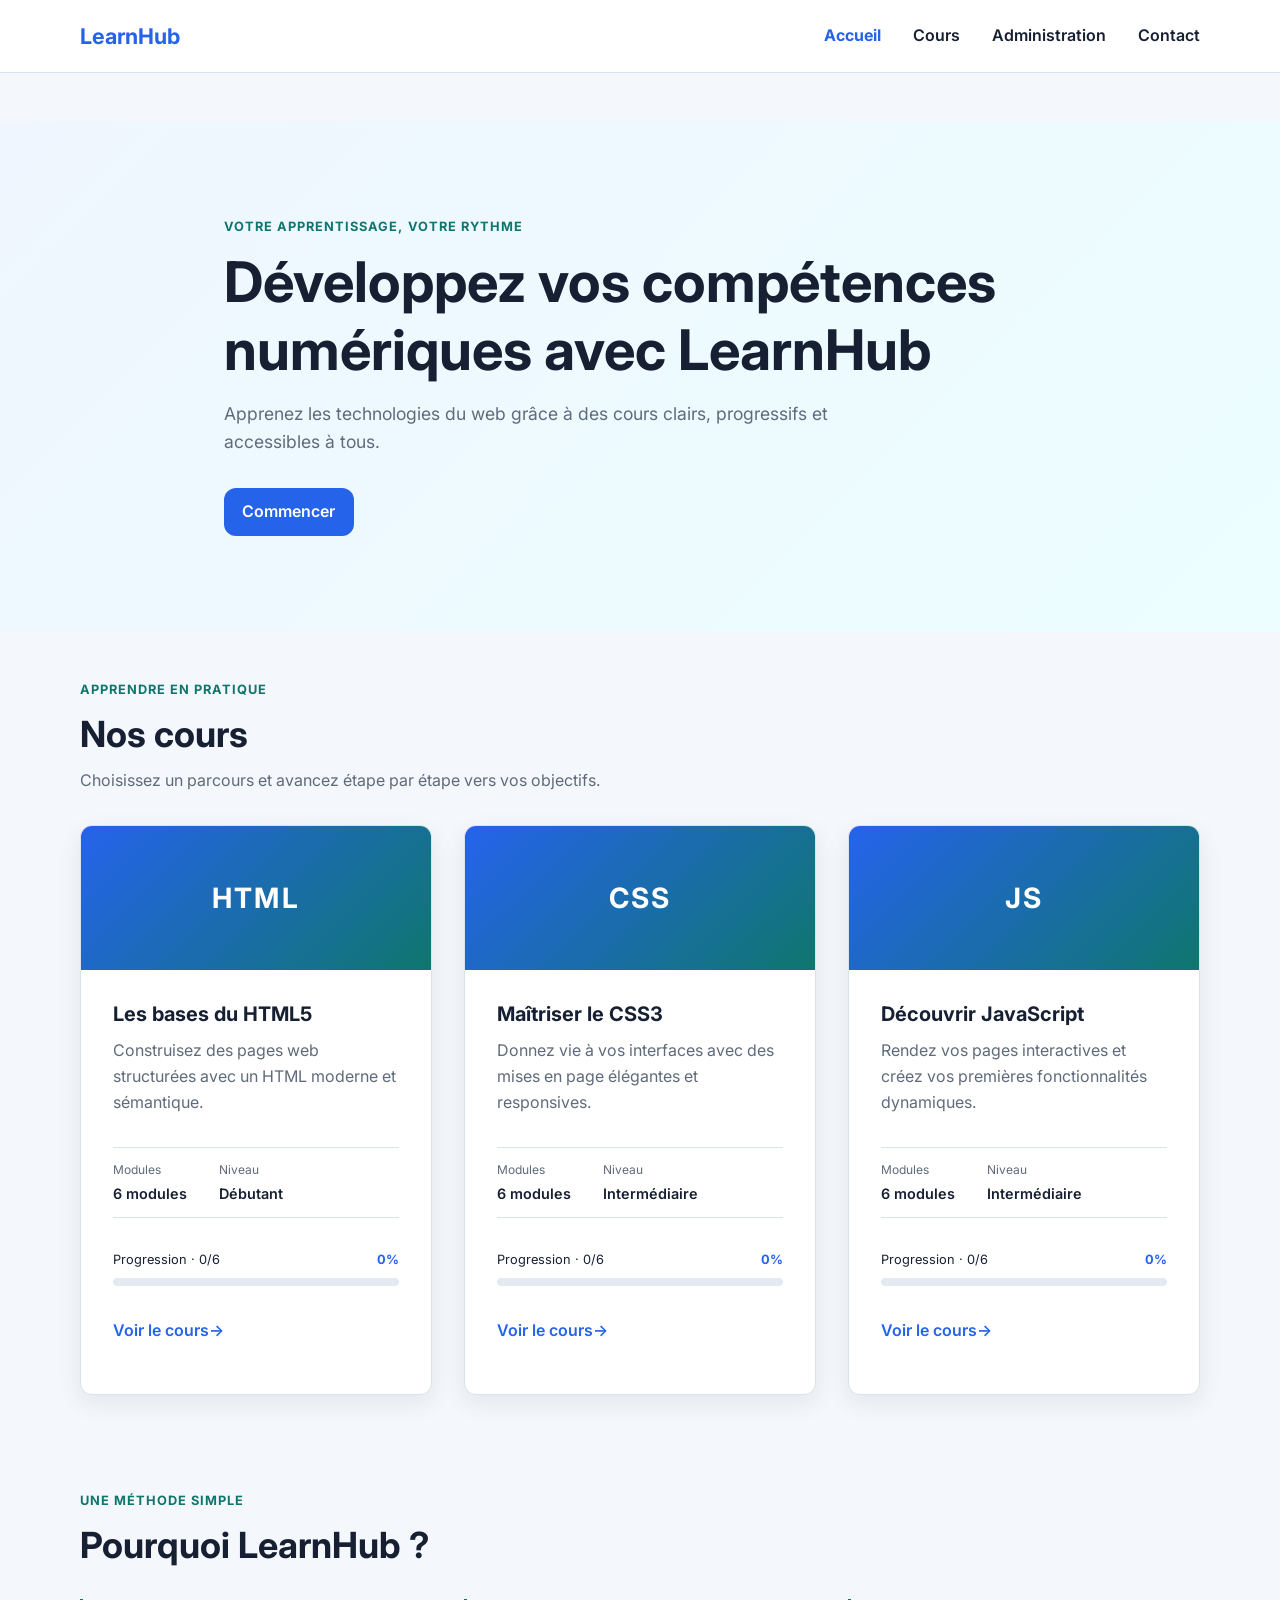
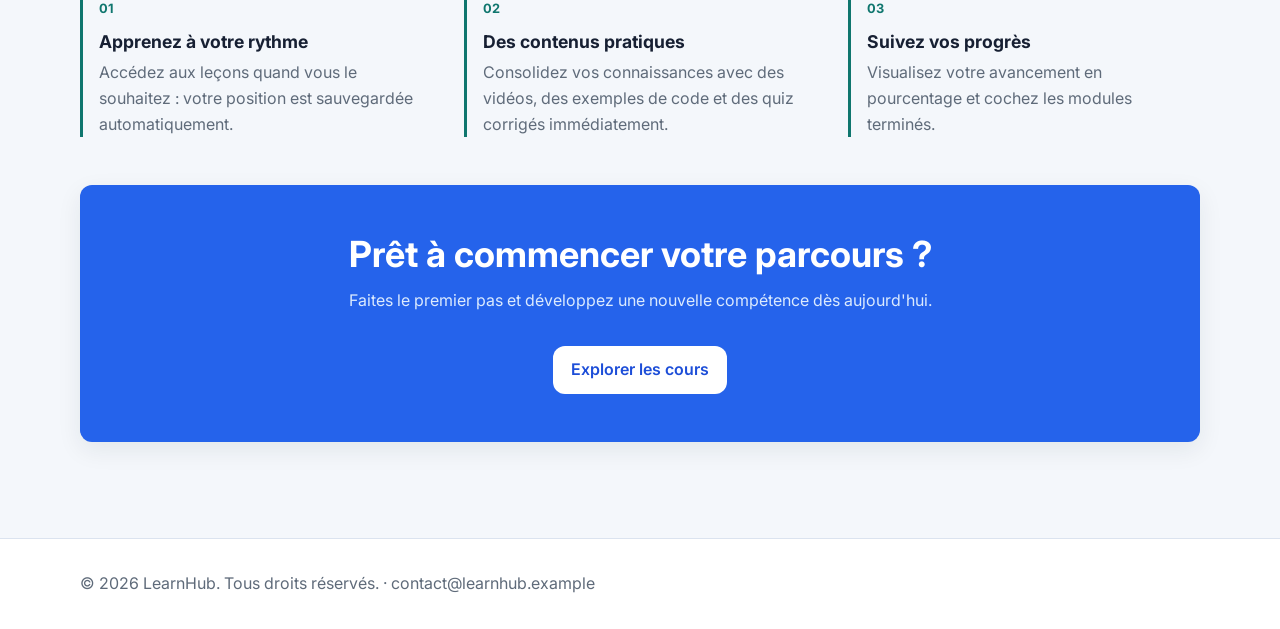
<file: index.html>
<!doctype html>
<html lang="fr">
  <head>
    <meta charset="utf-8" />
    <meta name="viewport" content="width=device-width, initial-scale=1" />
    <meta
      name="description"
      content="LearnHub, votre plateforme de cours en ligne (mini LMS)."
    />
    <title>LearnHub - Accueil</title>
    <link rel="preconnect" href="https://fonts.googleapis.com" />
    <link rel="preconnect" href="https://fonts.gstatic.com" crossorigin />
    <link
      href="https://fonts.googleapis.com/css2?family=Inter:wght@400;500;600;700&display=swap"
      rel="stylesheet"
    />
    <link rel="stylesheet" href="css/style.css" />
    <link rel="stylesheet" href="css/lms.css" />
    <!-- Scripts classiques, dans l'ordre de dépendance (pas de bibliothèque externe) -->
    <script src="js/data.js" defer></script>
    <script src="js/utils.js" defer></script>
    <script src="js/store.js" defer></script>
    <script src="js/quiz.js" defer></script>
    <script src="js/player.js" defer></script>
    <script src="js/admin.js" defer></script>
    <script src="js/main.js" defer></script>
  </head>
  <body>
    <a class="skip-link" href="#app">Aller au contenu</a>
    <header class="site-header">
      <div class="container header-content">
        <a class="logo" href="#/">LearnHub</a>
        <button
          class="menu-toggle"
          type="button"
          aria-label="Ouvrir le menu"
          aria-expanded="false"
          aria-controls="site-nav"
        >
          <span class="menu-icon" aria-hidden="true"
            ><span></span><span></span><span></span
          ></span>
        </button>
        <nav class="site-nav" id="site-nav" aria-label="Navigation principale">
          <ul>
            <li><a href="#/" data-route="home">Accueil</a></li>
            <li><a href="#/cours" data-route="cours">Cours</a></li>
            <li><a href="#/admin" data-route="admin">Administration</a></li>
            <li><a href="#/contact" data-route="contact">Contact</a></li>
          </ul>
        </nav>
      </div>
    </header>

    <!-- Le contenu de chaque vue est injecté ici par js/main.js (SPA) -->
    <main id="app" tabindex="-1">
      <noscript
        ><p class="container">
          JavaScript est nécessaire pour utiliser LearnHub.
        </p></noscript
      >
    </main>
    <p
      class="visually-hidden"
      id="announcer"
      role="status"
      aria-live="polite"
    ></p>

    <footer class="site-footer" id="contact">
      <div class="container">
        <p>
          &copy; 2026 LearnHub. Tous droits réservés. · contact@learnhub.example
        </p>
      </div>
    </footer>
  </body>
</html>
</file>
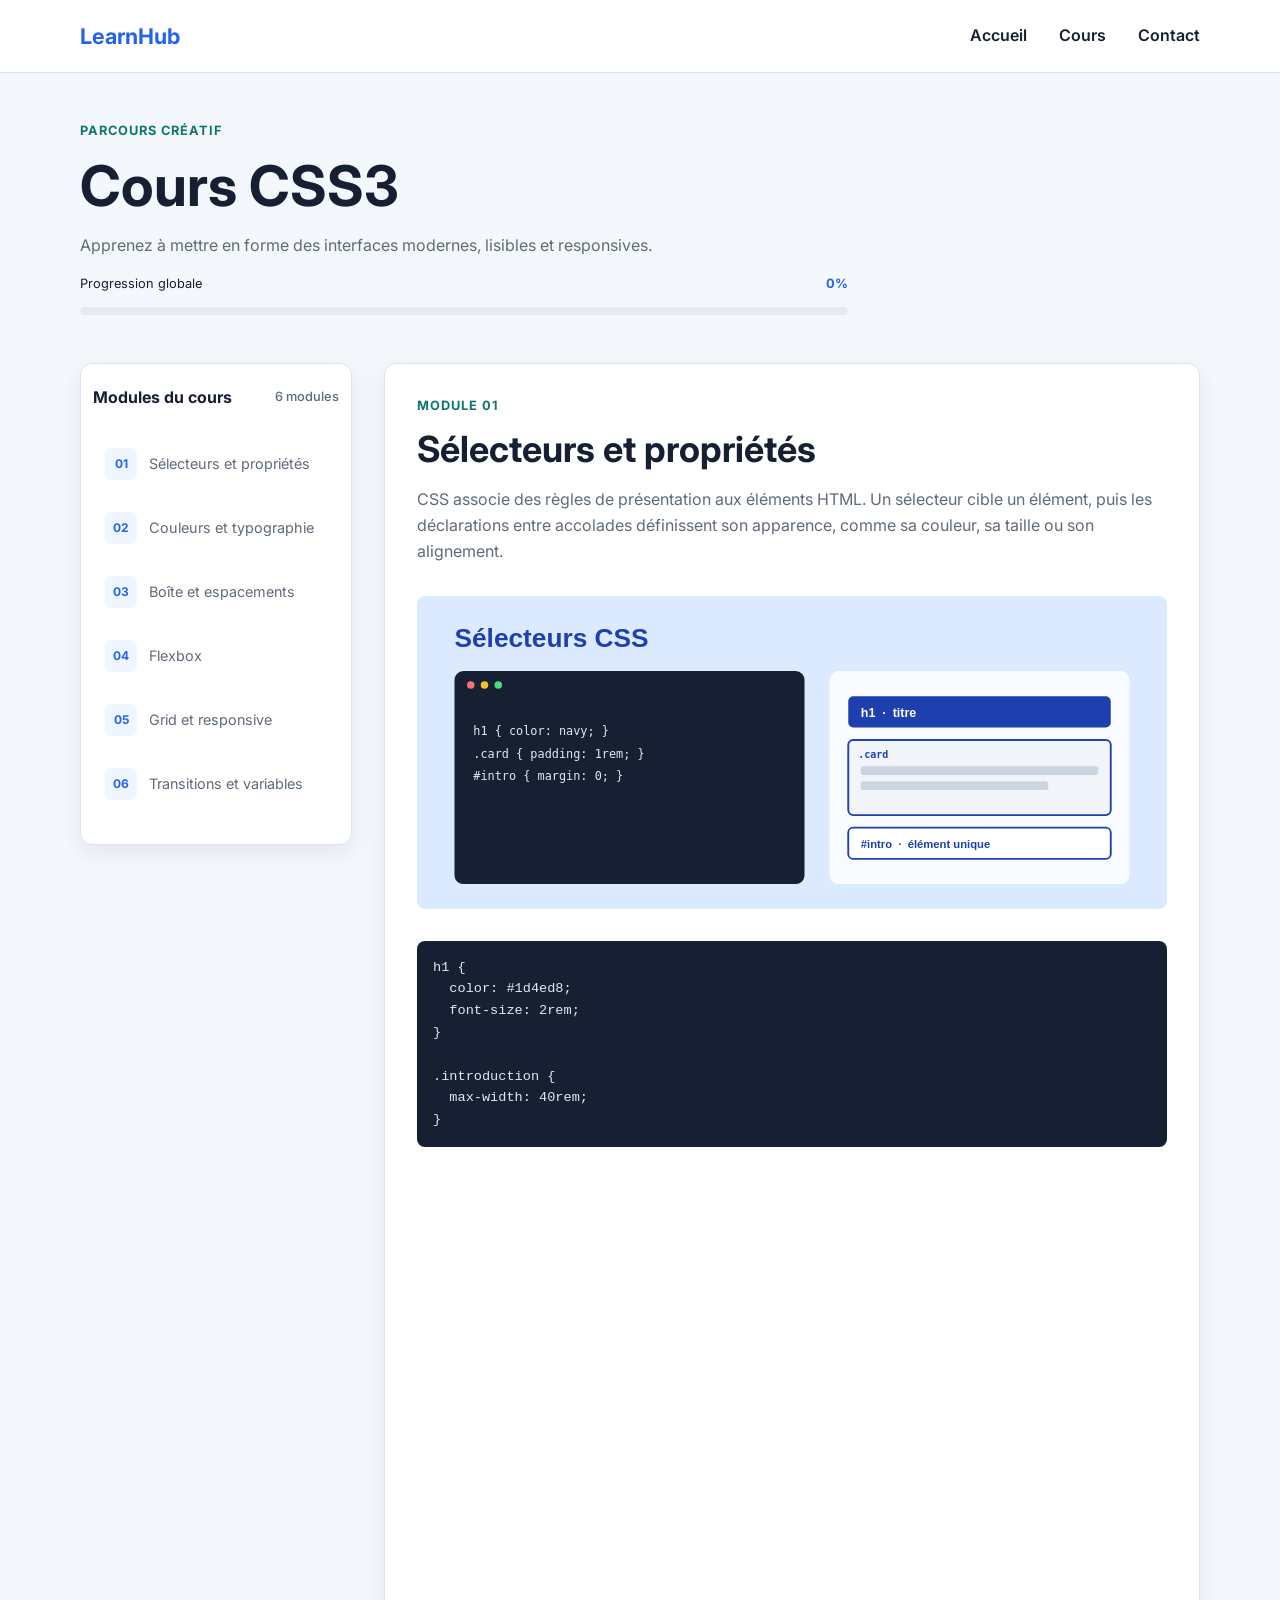
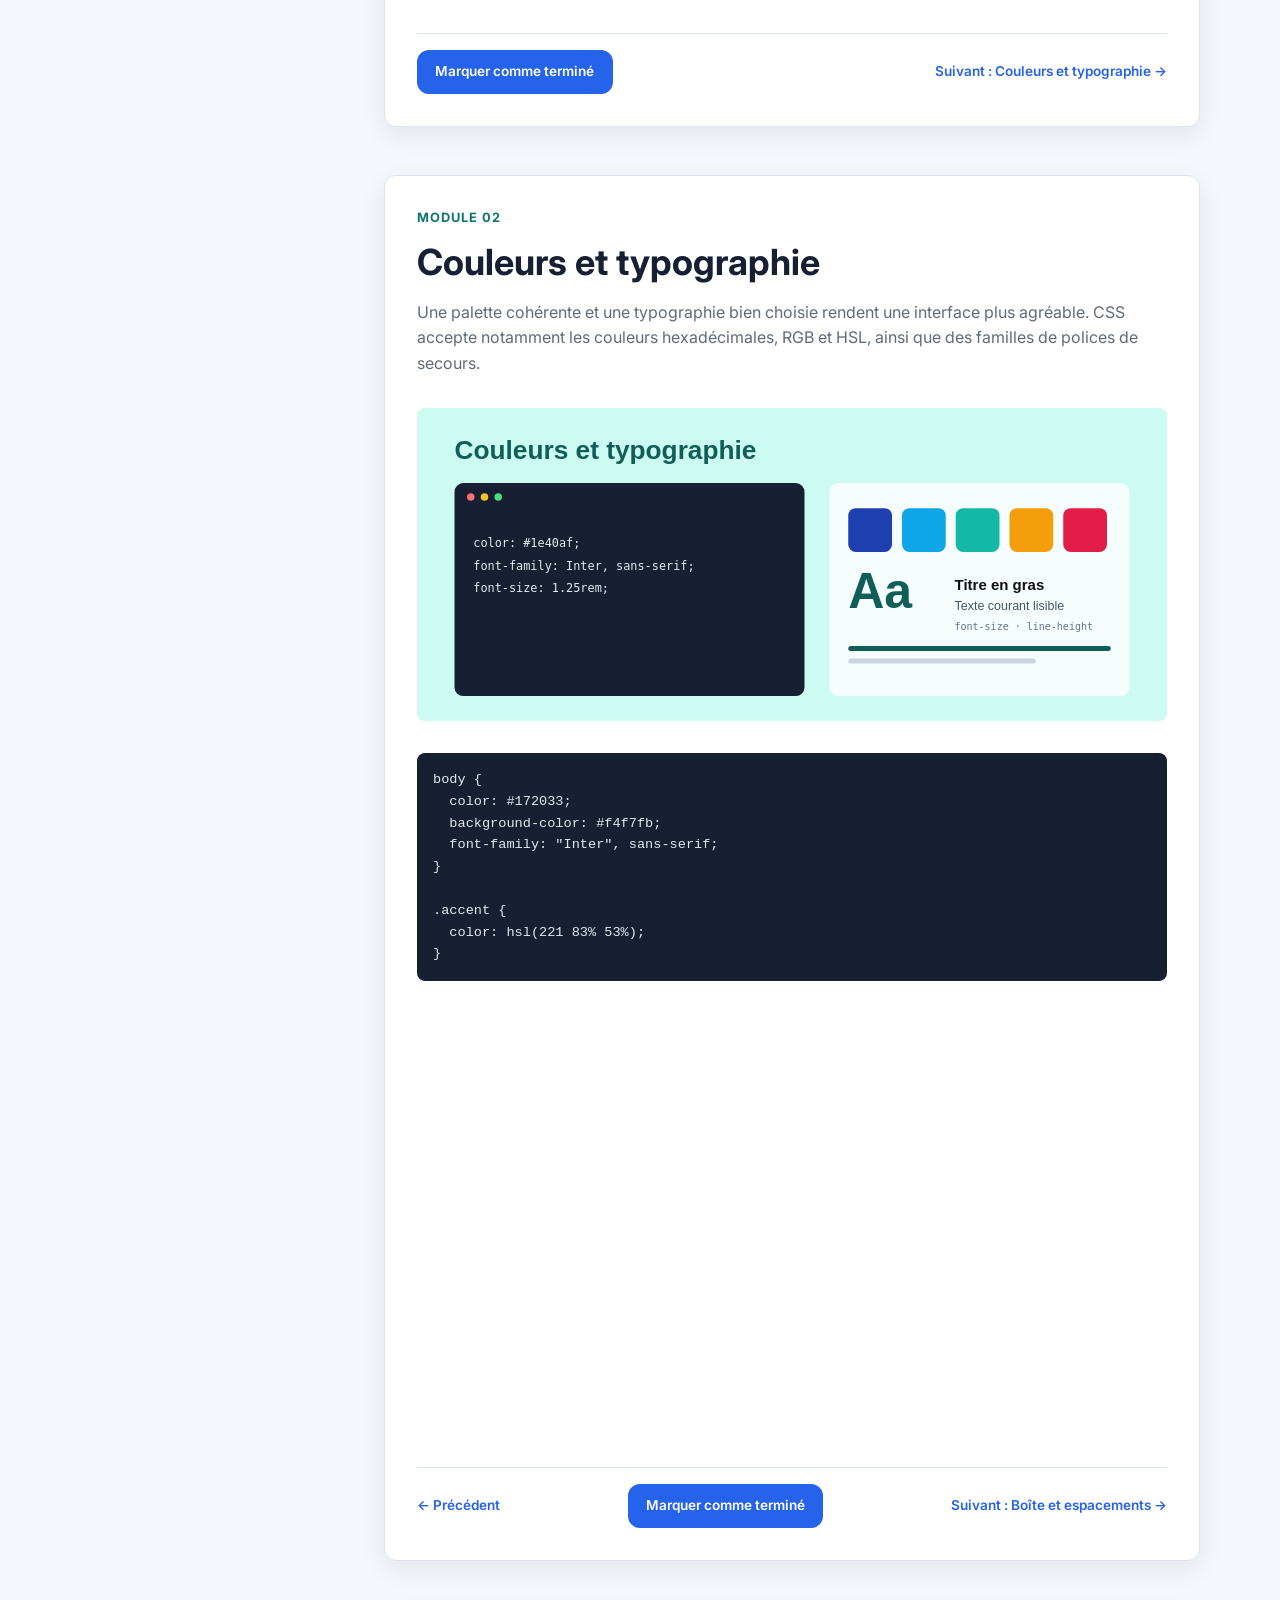
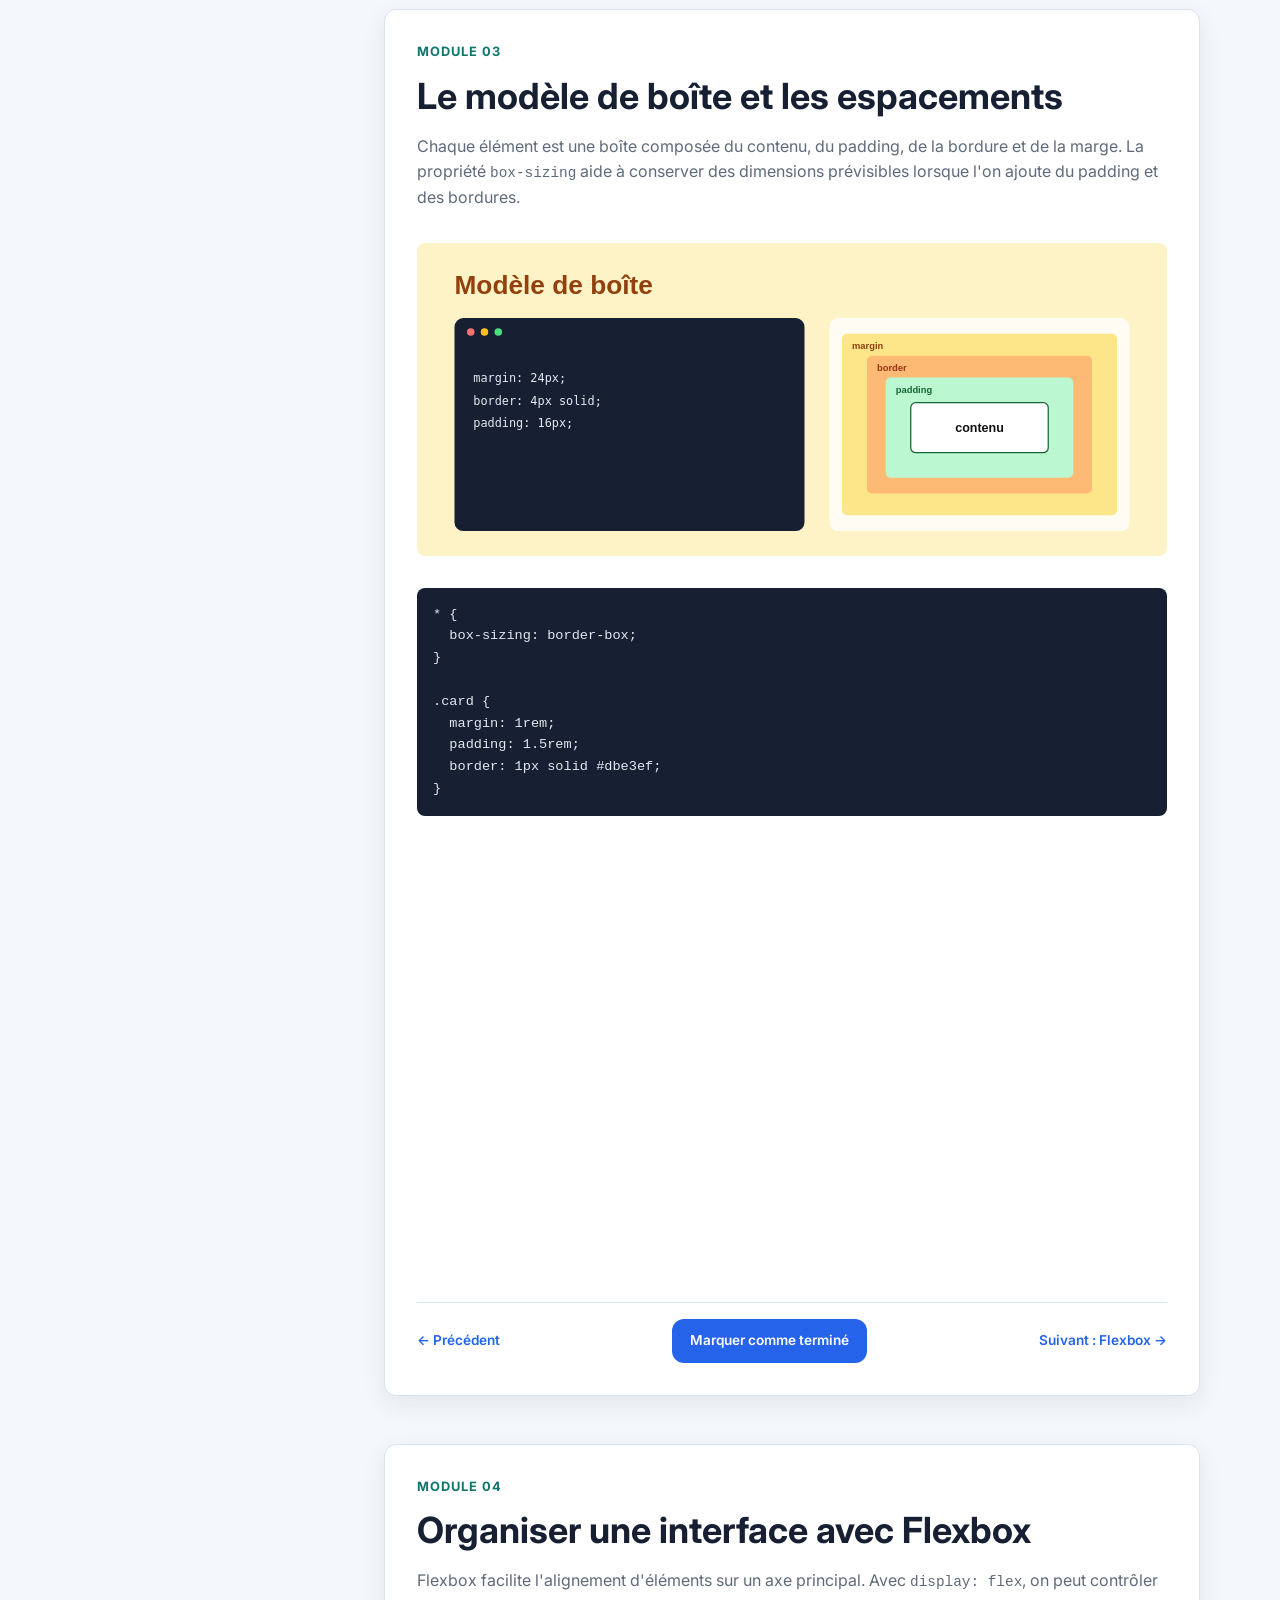
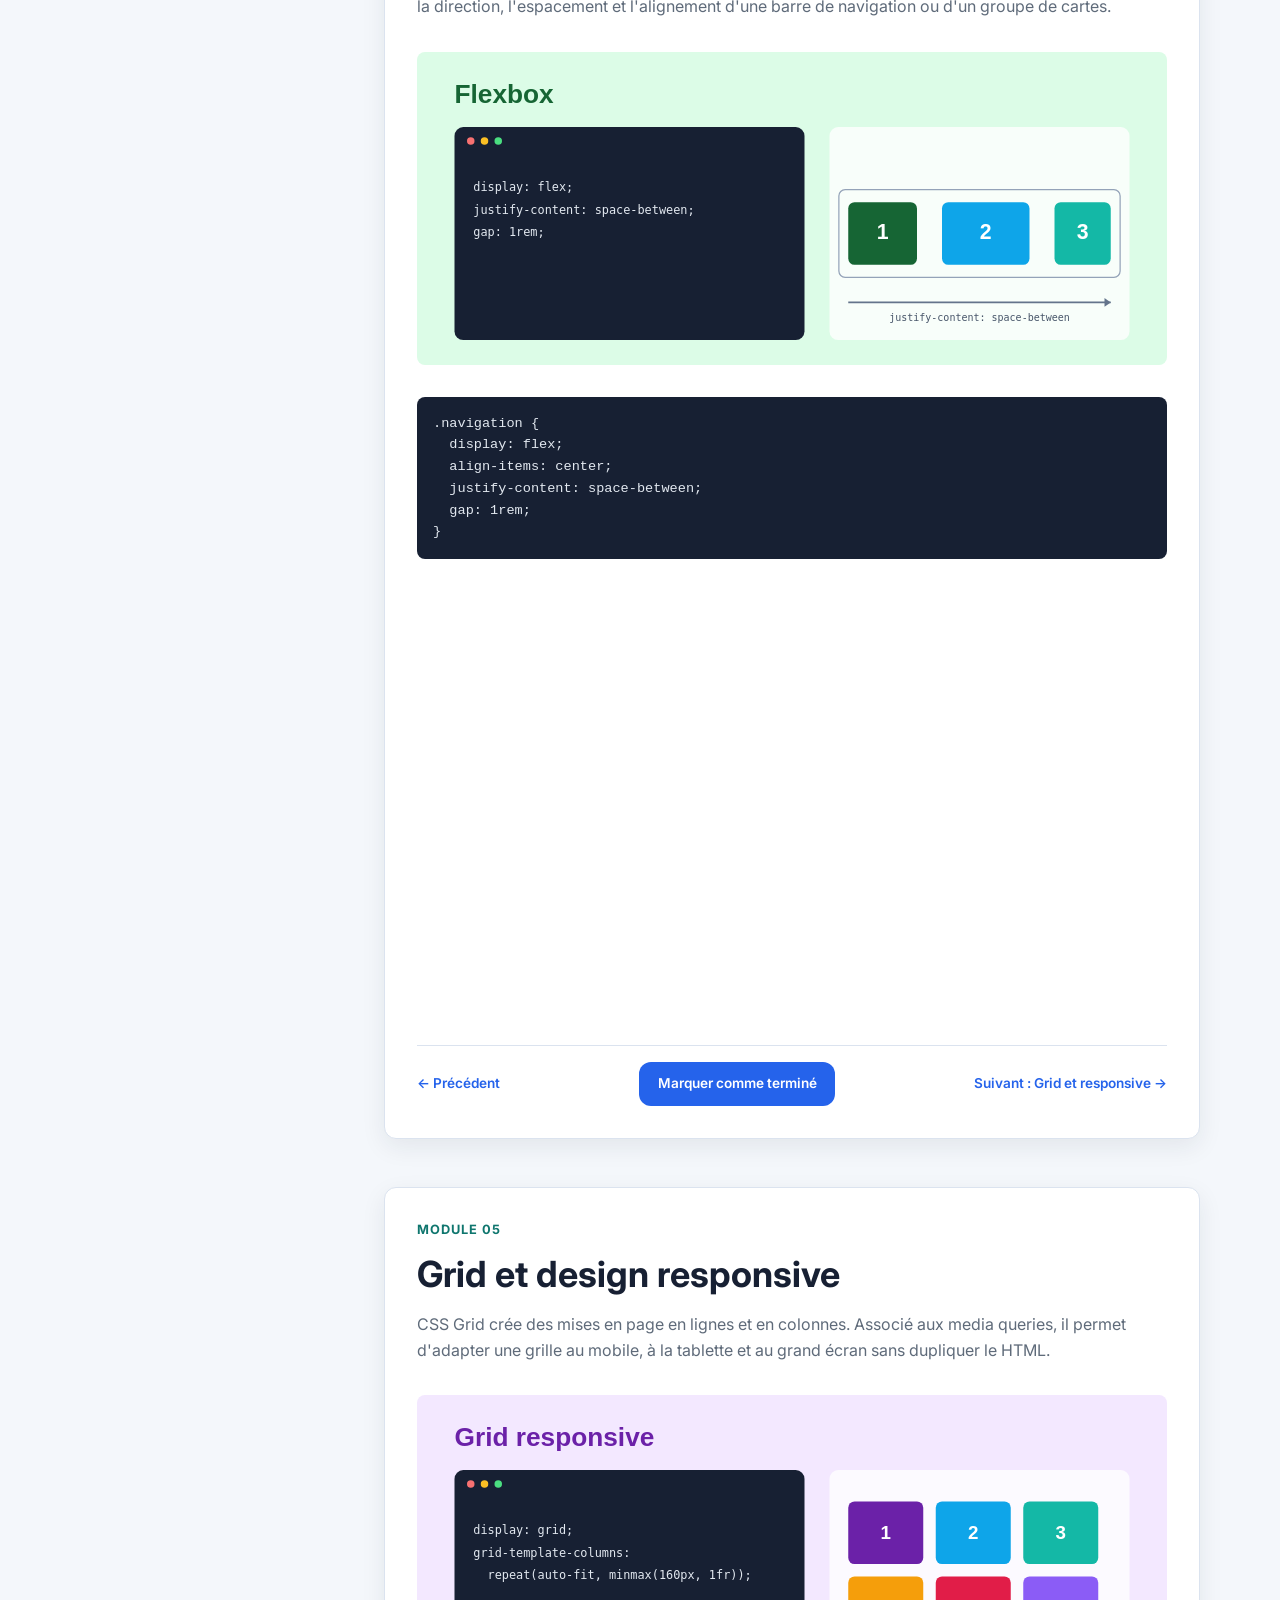
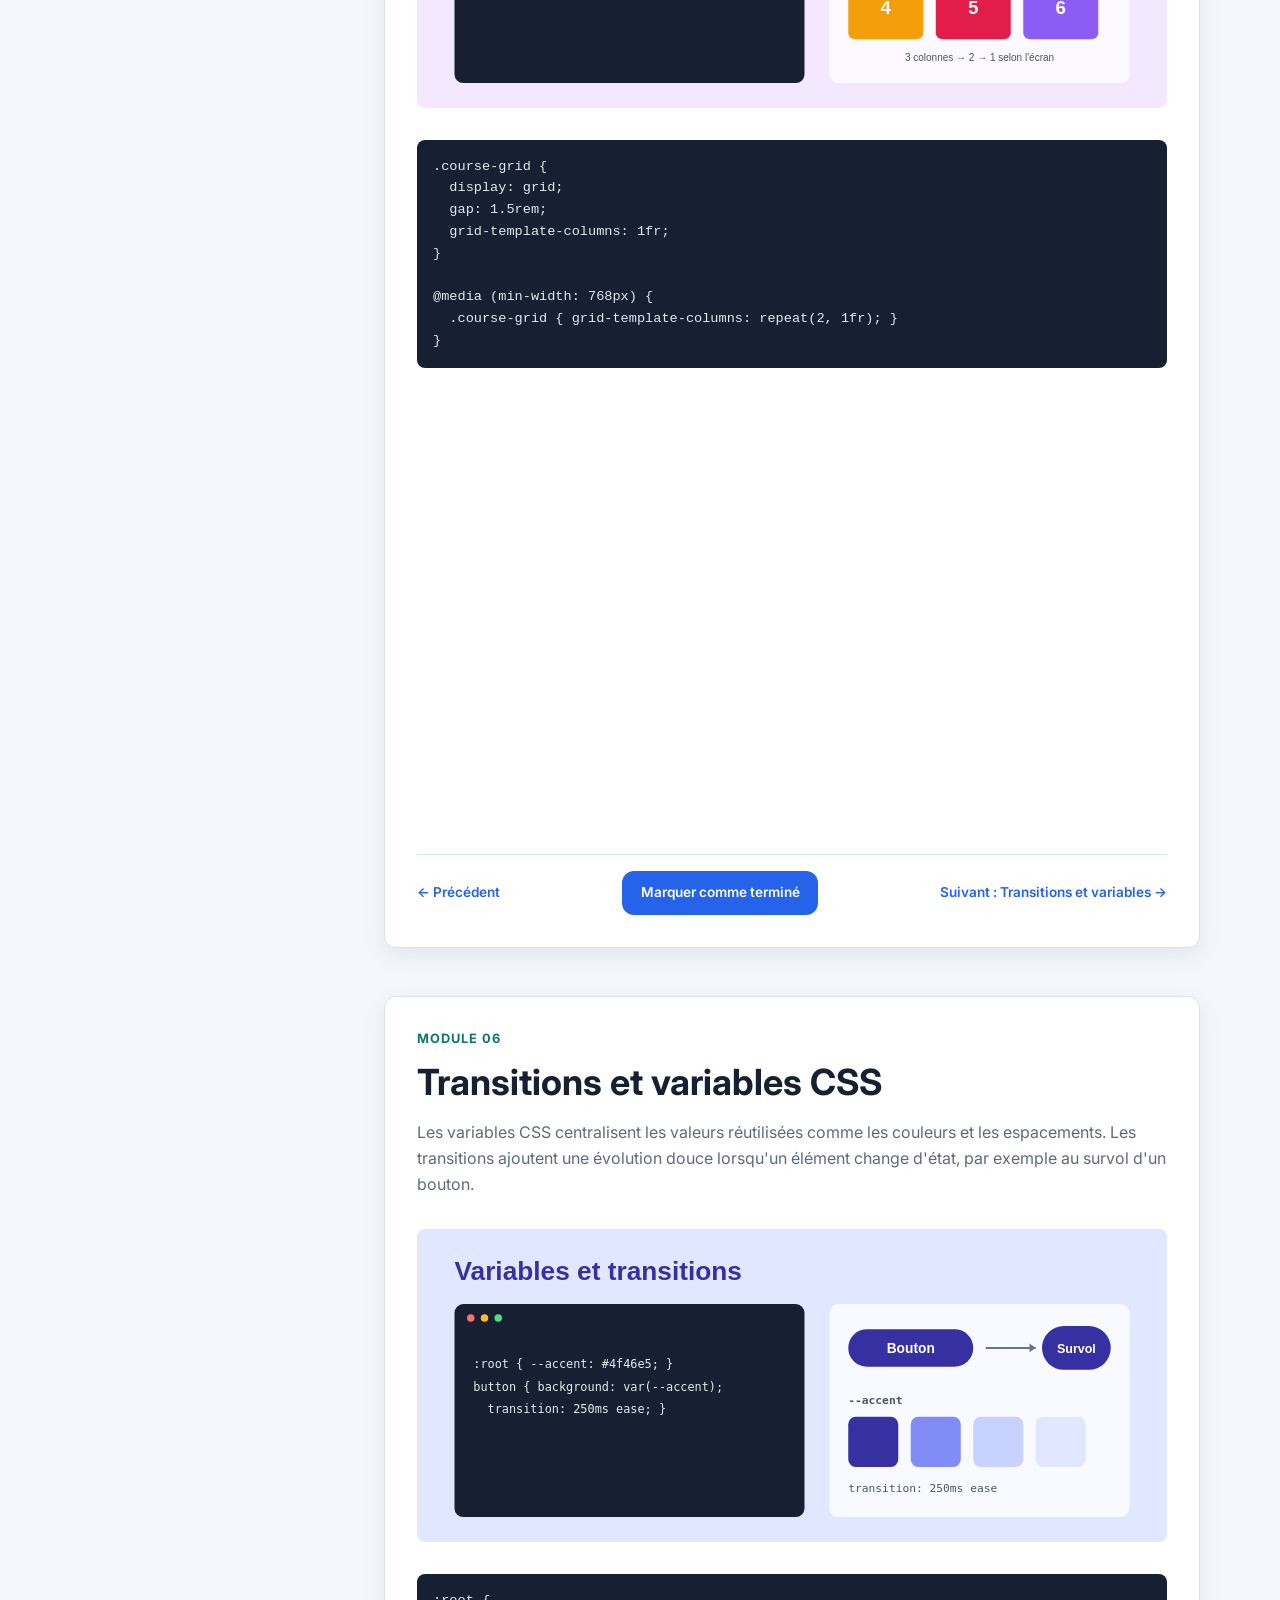
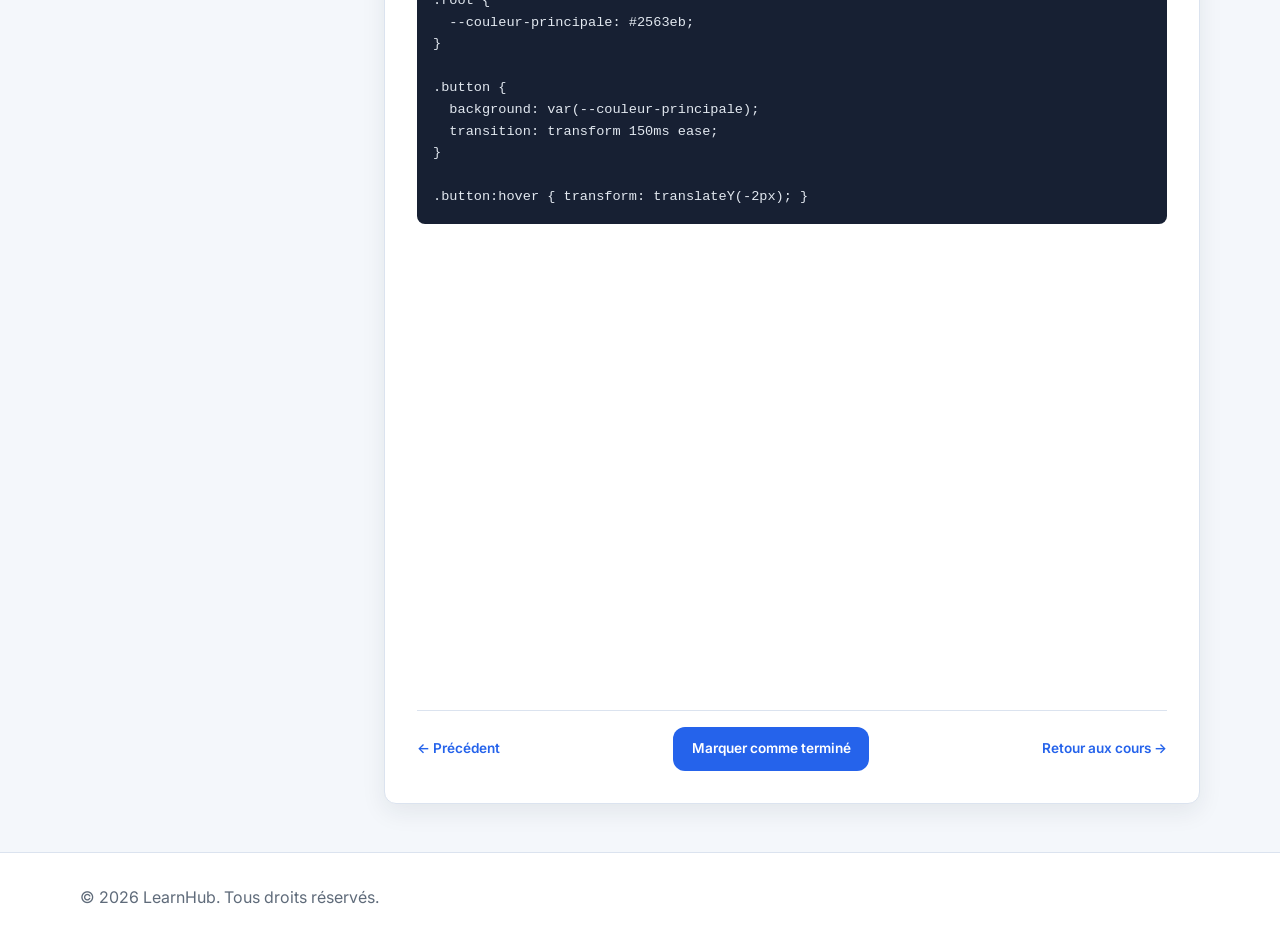
<file: courses/css.html>
<!doctype html>
<html lang="fr">
  <head>
    <meta charset="utf-8">
    <meta name="viewport" content="width=device-width, initial-scale=1">
    <meta name="description" content="Cours CSS3 sur LearnHub.">
    <title>LearnHub - Cours CSS3</title>
    <link rel="preconnect" href="https://fonts.googleapis.com">
    <link rel="preconnect" href="https://fonts.gstatic.com" crossorigin>
    <link
      href="https://fonts.googleapis.com/css2?family=Inter:wght@400;500;600;700&display=swap"
      rel="stylesheet">
    <link rel="stylesheet" href="../css/style.css">
    <script src="../js/main.js" defer></script>
  </head>
  <body>
    <header class="site-header">
      <div class="container header-content">
        <a class="logo" href="../index.html">LearnHub</a>
        <button
          class="menu-toggle"
          type="button"
          aria-label="Ouvrir le menu"
          aria-expanded="false"
        >
          <span class="menu-icon" aria-hidden="true"
            ><span></span><span></span><span></span
          ></span>
        </button>
        <nav class="site-nav" aria-label="Navigation principale">
          <ul>
            <li><a href="../index.html">Accueil</a></li>
            <li><a href="../index.html#cours">Cours</a></li>
            <li><a href="../index.html#contact">Contact</a></li>
          </ul>
        </nav>
      </div>
    </header>

    <main class="course-page">
      <div class="container">
        <header class="course-header">
          <p class="eyebrow">Parcours créatif</p>
          <h1 id="page-title">Cours CSS3</h1>
          <p>
            Apprenez à mettre en forme des interfaces modernes, lisibles et
            responsives.
          </p>
          <div class="progress-label">
            <span>Progression globale</span><strong>0%</strong>
          </div>
          <div
            class="progress progress-global"
            role="progressbar"
            aria-label="Progression globale du cours CSS3"
            aria-valuenow="0"
            aria-valuemin="0"
            aria-valuemax="100"
          >
            <span></span>
          </div>
        </header>

        <div class="course-layout">
          <aside class="module-sidebar" aria-label="Plan du cours">
            <details open>
              <summary>Modules du cours <span>6 modules</span></summary>
              <nav aria-label="Navigation des modules">
                <ol class="module-list">
                  <li>
                    <a href="#module-1"
                      ><span class="module-badge">01</span
                      ><span class="module-title"
                        >Sélecteurs et propriétés</span
                      ></a
                    >
                  </li>
                  <li>
                    <a href="#module-2"
                      ><span class="module-badge">02</span
                      ><span class="module-title"
                        >Couleurs et typographie</span
                      ></a
                    >
                  </li>
                  <li>
                    <a href="#module-3"
                      ><span class="module-badge">03</span
                      ><span class="module-title">Boîte et espacements</span></a
                    >
                  </li>
                  <li>
                    <a href="#module-4"
                      ><span class="module-badge">04</span
                      ><span class="module-title">Flexbox</span></a
                    >
                  </li>
                  <li>
                    <a href="#module-5"
                      ><span class="module-badge">05</span
                      ><span class="module-title">Grid et responsive</span></a
                    >
                  </li>
                  <li>
                    <a href="#module-6"
                      ><span class="module-badge">06</span
                      ><span class="module-title"
                        >Transitions et variables</span
                      ></a
                    >
                  </li>
                </ol>
              </nav>
            </details>
          </aside>

          <section class="modules-content" aria-label="Contenu des modules">
            <article class="lesson card" id="module-1">
              <p class="lesson-number">Module 01</p>
              <h2>Sélecteurs et propriétés</h2>
              <p>
                CSS associe des règles de présentation aux éléments HTML. Un
                sélecteur cible un élément, puis les déclarations entre
                accolades définissent son apparence, comme sa couleur, sa taille
                ou son alignement.
              </p>
              <img
                src="../images/css-selecteurs.svg"
                alt="Exemple de sélecteurs CSS appliqués à des éléments HTML">
              <pre><code>h1 {
  color: #1d4ed8;
  font-size: 2rem;
}

.introduction {
  max-width: 40rem;
}</code></pre>
              <iframe
                src="https://www.youtube.com/embed/1PnVor36_40"
                title="Vidéo sur les sélecteurs et propriétés CSS"
                loading="lazy"
                allowfullscreen
              ></iframe>
              <div class="lesson-actions">
                <button class="button" type="button">
                  Marquer comme terminé</button
                ><a class="next-link" href="#module-2"
                  >Suivant : Couleurs et typographie →</a
                >
              </div>
            </article>

            <article class="lesson card" id="module-2">
              <p class="lesson-number">Module 02</p>
              <h2>Couleurs et typographie</h2>
              <p>
                Une palette cohérente et une typographie bien choisie rendent
                une interface plus agréable. CSS accepte notamment les couleurs
                hexadécimales, RGB et HSL, ainsi que des familles de polices de
                secours.
              </p>
              <img
                src="../images/css-couleurs-typographie.svg"
                alt="Palette de couleurs et exemples de typographie pour une interface web">
              <pre><code>body {
  color: #172033;
  background-color: #f4f7fb;
  font-family: "Inter", sans-serif;
}

.accent {
  color: hsl(221 83% 53%);
}</code></pre>
              <iframe
                src="https://www.youtube.com/embed/1Rs2ND1ryYc"
                title="Vidéo sur les couleurs et la typographie CSS"
                loading="lazy"
                allowfullscreen
              ></iframe>
              <div class="lesson-actions">
                <a class="previous-link" href="#module-1">← Précédent</a
                ><button class="button" type="button">
                  Marquer comme terminé</button
                ><a class="next-link" href="#module-3"
                  >Suivant : Boîte et espacements →</a
                >
              </div>
            </article>

            <article class="lesson card" id="module-3">
              <p class="lesson-number">Module 03</p>
              <h2>Le modèle de boîte et les espacements</h2>
              <p>
                Chaque élément est une boîte composée du contenu, du padding, de
                la bordure et de la marge. La propriété
                <code>box-sizing</code> aide à conserver des dimensions
                prévisibles lorsque l'on ajoute du padding et des bordures.
              </p>
              <img
                src="../images/css-modele-de-boite.svg"
                alt="Schéma des zones contenu, padding, bordure et marge en CSS">
              <pre><code>* {
  box-sizing: border-box;
}

.card {
  margin: 1rem;
  padding: 1.5rem;
  border: 1px solid #dbe3ef;
}</code></pre>
              <iframe
                src="https://www.youtube.com/embed/rIO5326FgPE"
                title="Vidéo sur le modèle de boîte CSS"
                loading="lazy"
                allowfullscreen
              ></iframe>
              <div class="lesson-actions">
                <a class="previous-link" href="#module-2">← Précédent</a
                ><button class="button" type="button">
                  Marquer comme terminé</button
                ><a class="next-link" href="#module-4">Suivant : Flexbox →</a>
              </div>
            </article>

            <article class="lesson card" id="module-4">
              <p class="lesson-number">Module 04</p>
              <h2>Organiser une interface avec Flexbox</h2>
              <p>
                Flexbox facilite l'alignement d'éléments sur un axe principal.
                Avec <code>display: flex</code>, on peut contrôler la direction,
                l'espacement et l'alignement d'une barre de navigation ou d'un
                groupe de cartes.
              </p>
              <img
                src="../images/css-flexbox.svg"
                alt="Éléments alignés horizontalement avec CSS Flexbox">
              <pre><code>.navigation {
  display: flex;
  align-items: center;
  justify-content: space-between;
  gap: 1rem;
}</code></pre>
              <iframe
                src="https://www.youtube.com/embed/fYq5PXgSsbE"
                title="Vidéo sur CSS Flexbox"
                loading="lazy"
                allowfullscreen
              ></iframe>
              <div class="lesson-actions">
                <a class="previous-link" href="#module-3">← Précédent</a
                ><button class="button" type="button">
                  Marquer comme terminé</button
                ><a class="next-link" href="#module-5"
                  >Suivant : Grid et responsive →</a
                >
              </div>
            </article>

            <article class="lesson card" id="module-5">
              <p class="lesson-number">Module 05</p>
              <h2>Grid et design responsive</h2>
              <p>
                CSS Grid crée des mises en page en lignes et en colonnes.
                Associé aux media queries, il permet d'adapter une grille au
                mobile, à la tablette et au grand écran sans dupliquer le HTML.
              </p>
              <img
                src="../images/css-grid-responsive.svg"
                alt="Grille de cartes qui s'adapte à plusieurs tailles d'écran">
              <pre><code>.course-grid {
  display: grid;
  gap: 1.5rem;
  grid-template-columns: 1fr;
}

@media (min-width: 768px) {
  .course-grid { grid-template-columns: repeat(2, 1fr); }
}</code></pre>
              <iframe
                src="https://www.youtube.com/embed/9zBsdzdE4sM"
                title="Vidéo sur CSS Grid et le responsive design"
                loading="lazy"
                allowfullscreen
              ></iframe>
              <div class="lesson-actions">
                <a class="previous-link" href="#module-4">← Précédent</a
                ><button class="button" type="button">
                  Marquer comme terminé</button
                ><a class="next-link" href="#module-6"
                  >Suivant : Transitions et variables →</a
                >
              </div>
            </article>

            <article class="lesson card" id="module-6">
              <p class="lesson-number">Module 06</p>
              <h2>Transitions et variables CSS</h2>
              <p>
                Les variables CSS centralisent les valeurs réutilisées comme les
                couleurs et les espacements. Les transitions ajoutent une
                évolution douce lorsqu'un élément change d'état, par exemple au
                survol d'un bouton.
              </p>
              <img
                src="../images/css-variables-transitions.svg"
                alt="Bouton illustrant une transition CSS et une palette de variables">
              <pre><code>:root {
  --couleur-principale: #2563eb;
}

.button {
  background: var(--couleur-principale);
  transition: transform 150ms ease;
}

.button:hover { transform: translateY(-2px); }</code></pre>
              <iframe
                src="https://www.youtube.com/embed/Nloq6uzF8RQ"
                title="Vidéo sur les transitions et variables CSS"
                loading="lazy"
                allowfullscreen
              ></iframe>
              <div class="lesson-actions">
                <a class="previous-link" href="#module-5">← Précédent</a
                ><button class="button" type="button">
                  Marquer comme terminé</button
                ><a class="next-link" href="../index.html#cours"
                  >Retour aux cours →</a
                >
              </div>
            </article>
          </section>
        </div>
      </div>
    </main>

    <footer class="site-footer" id="contact">
      <div class="container">
        <p>&copy; 2026 LearnHub. Tous droits réservés.</p>
      </div>
    </footer>
  </body>
</html>
</file>
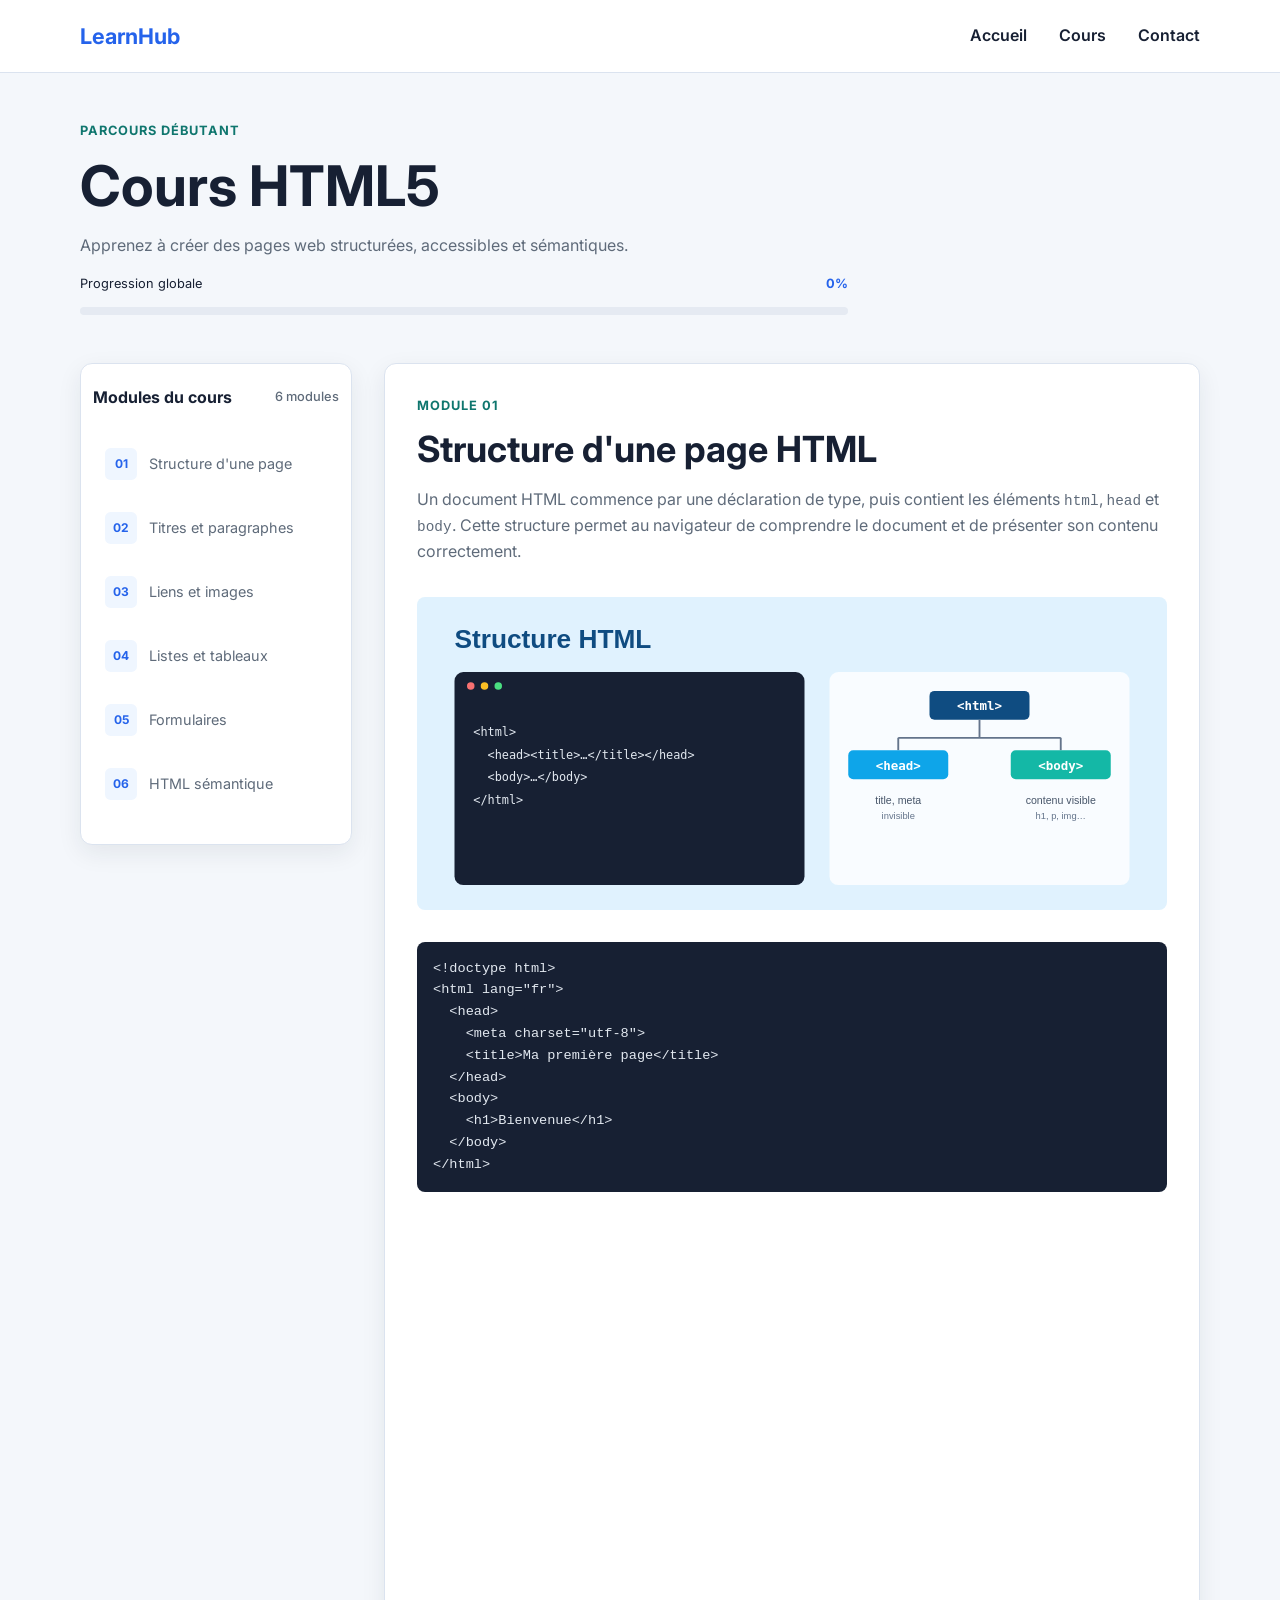
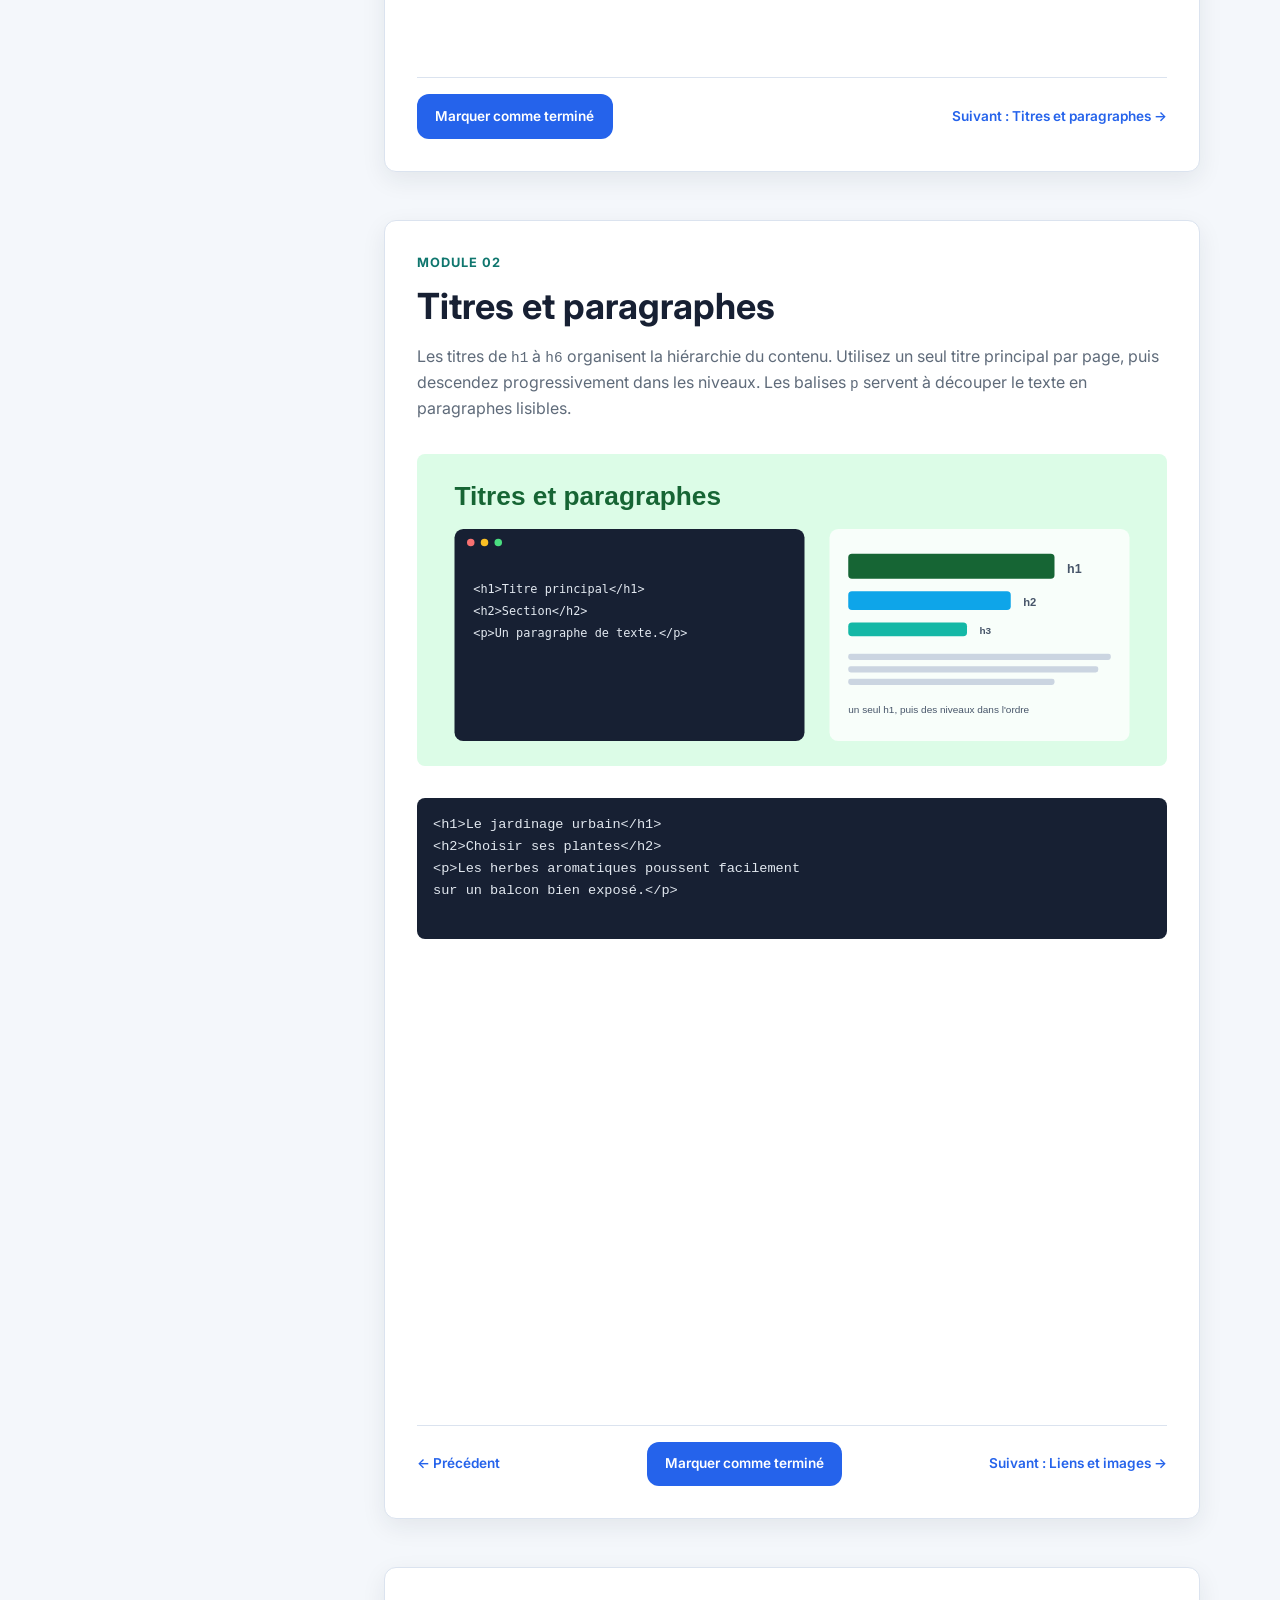
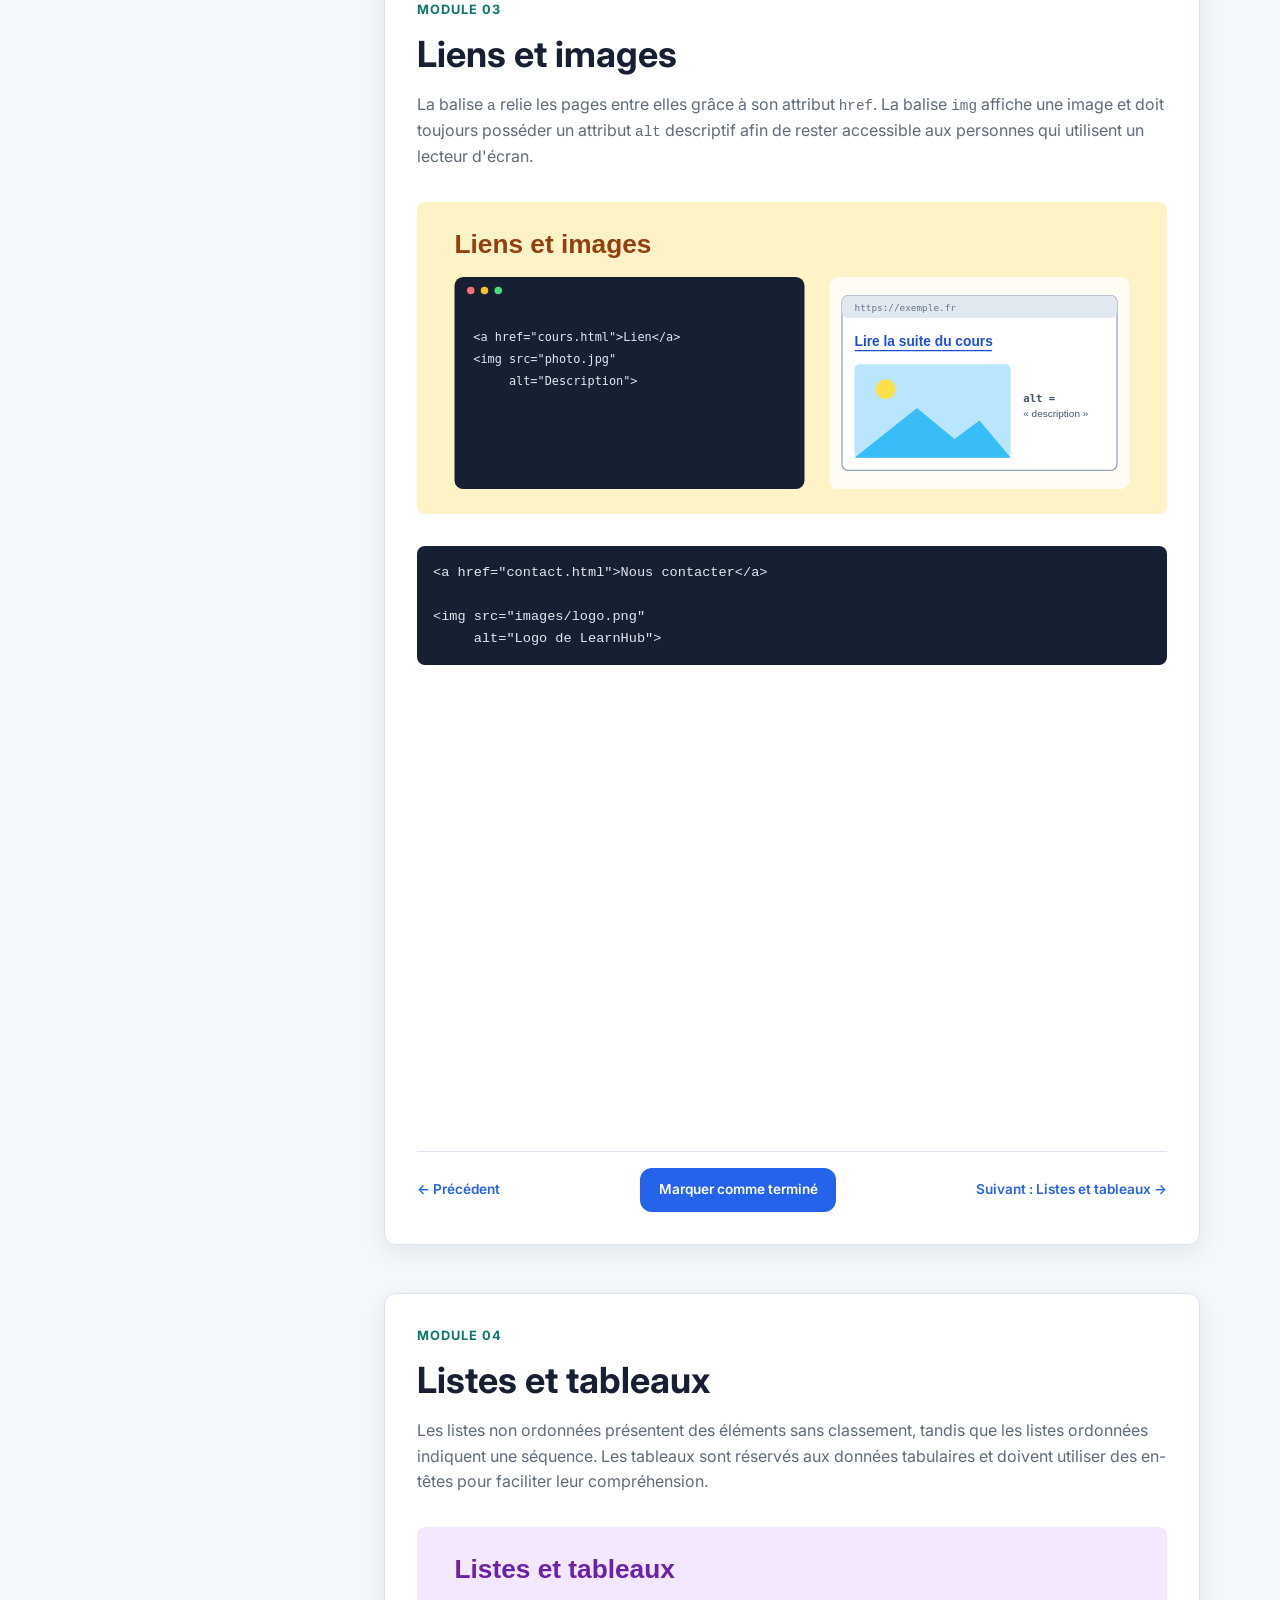
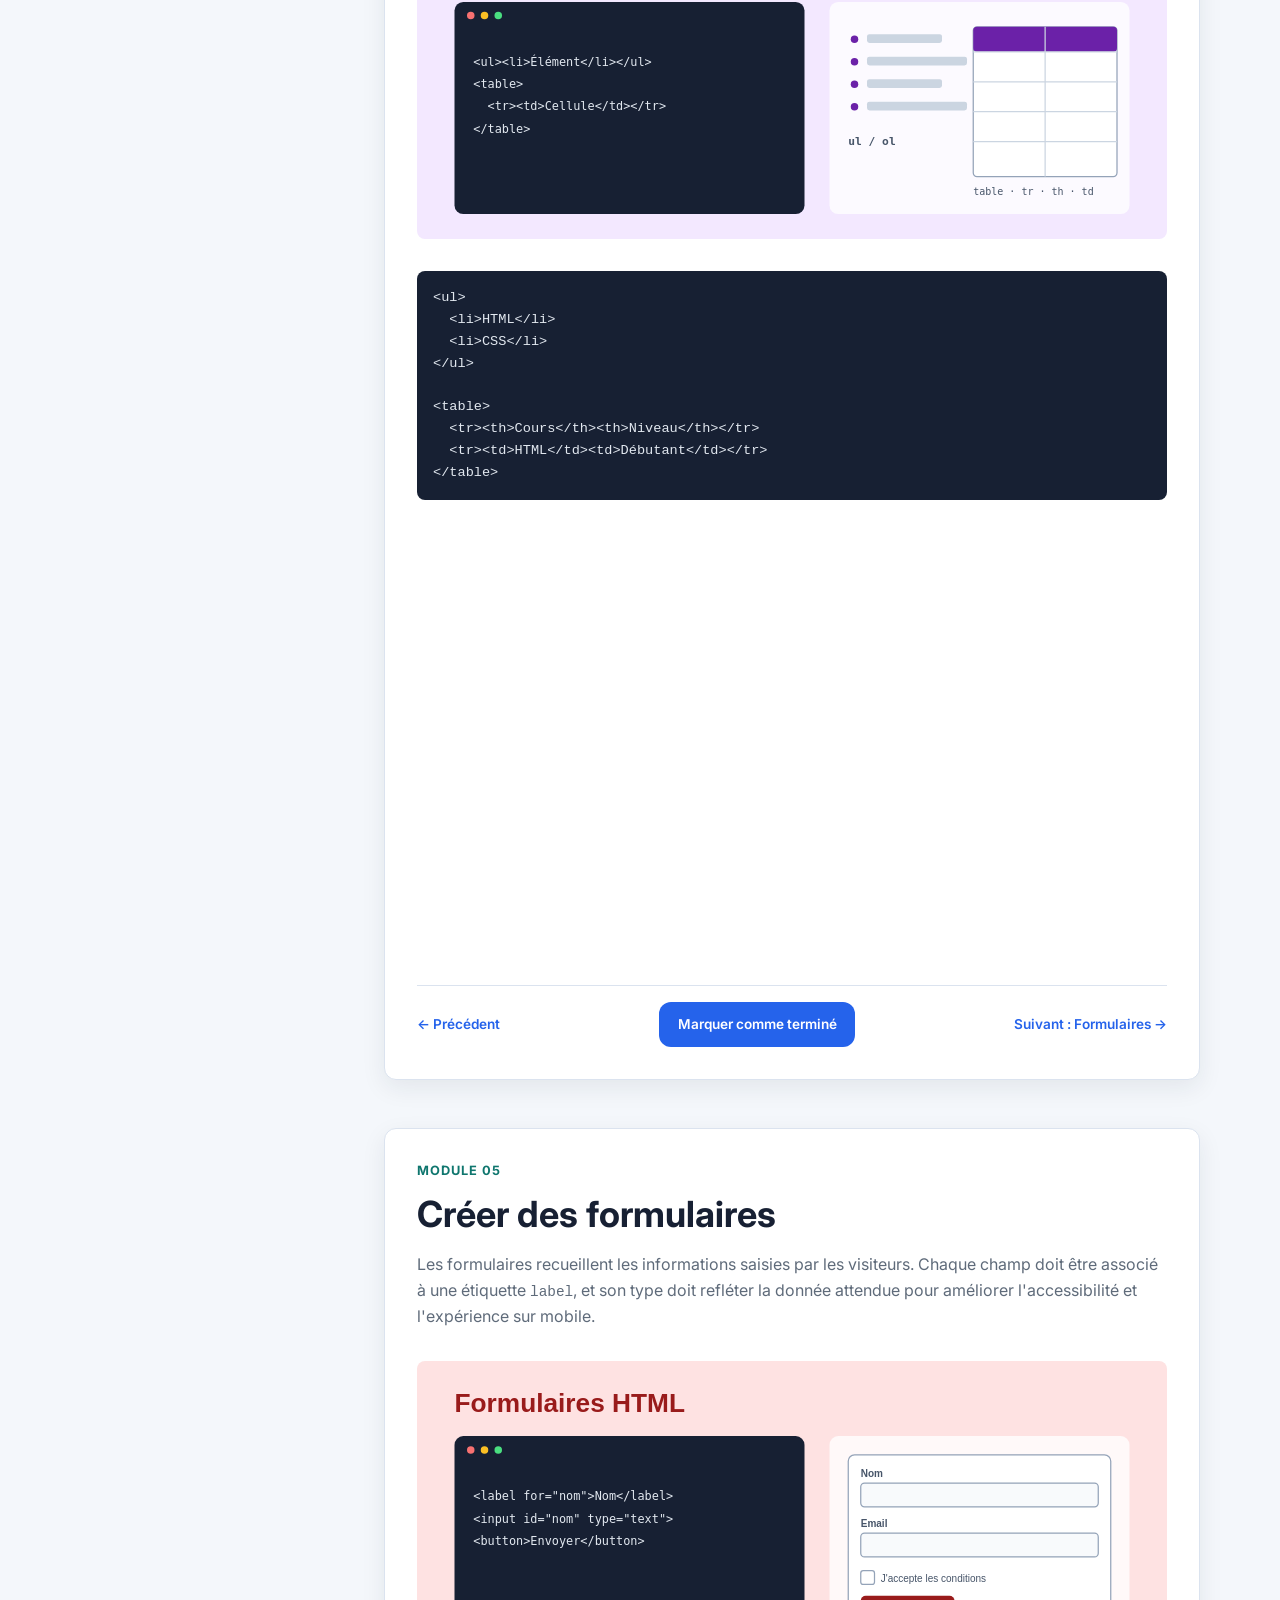
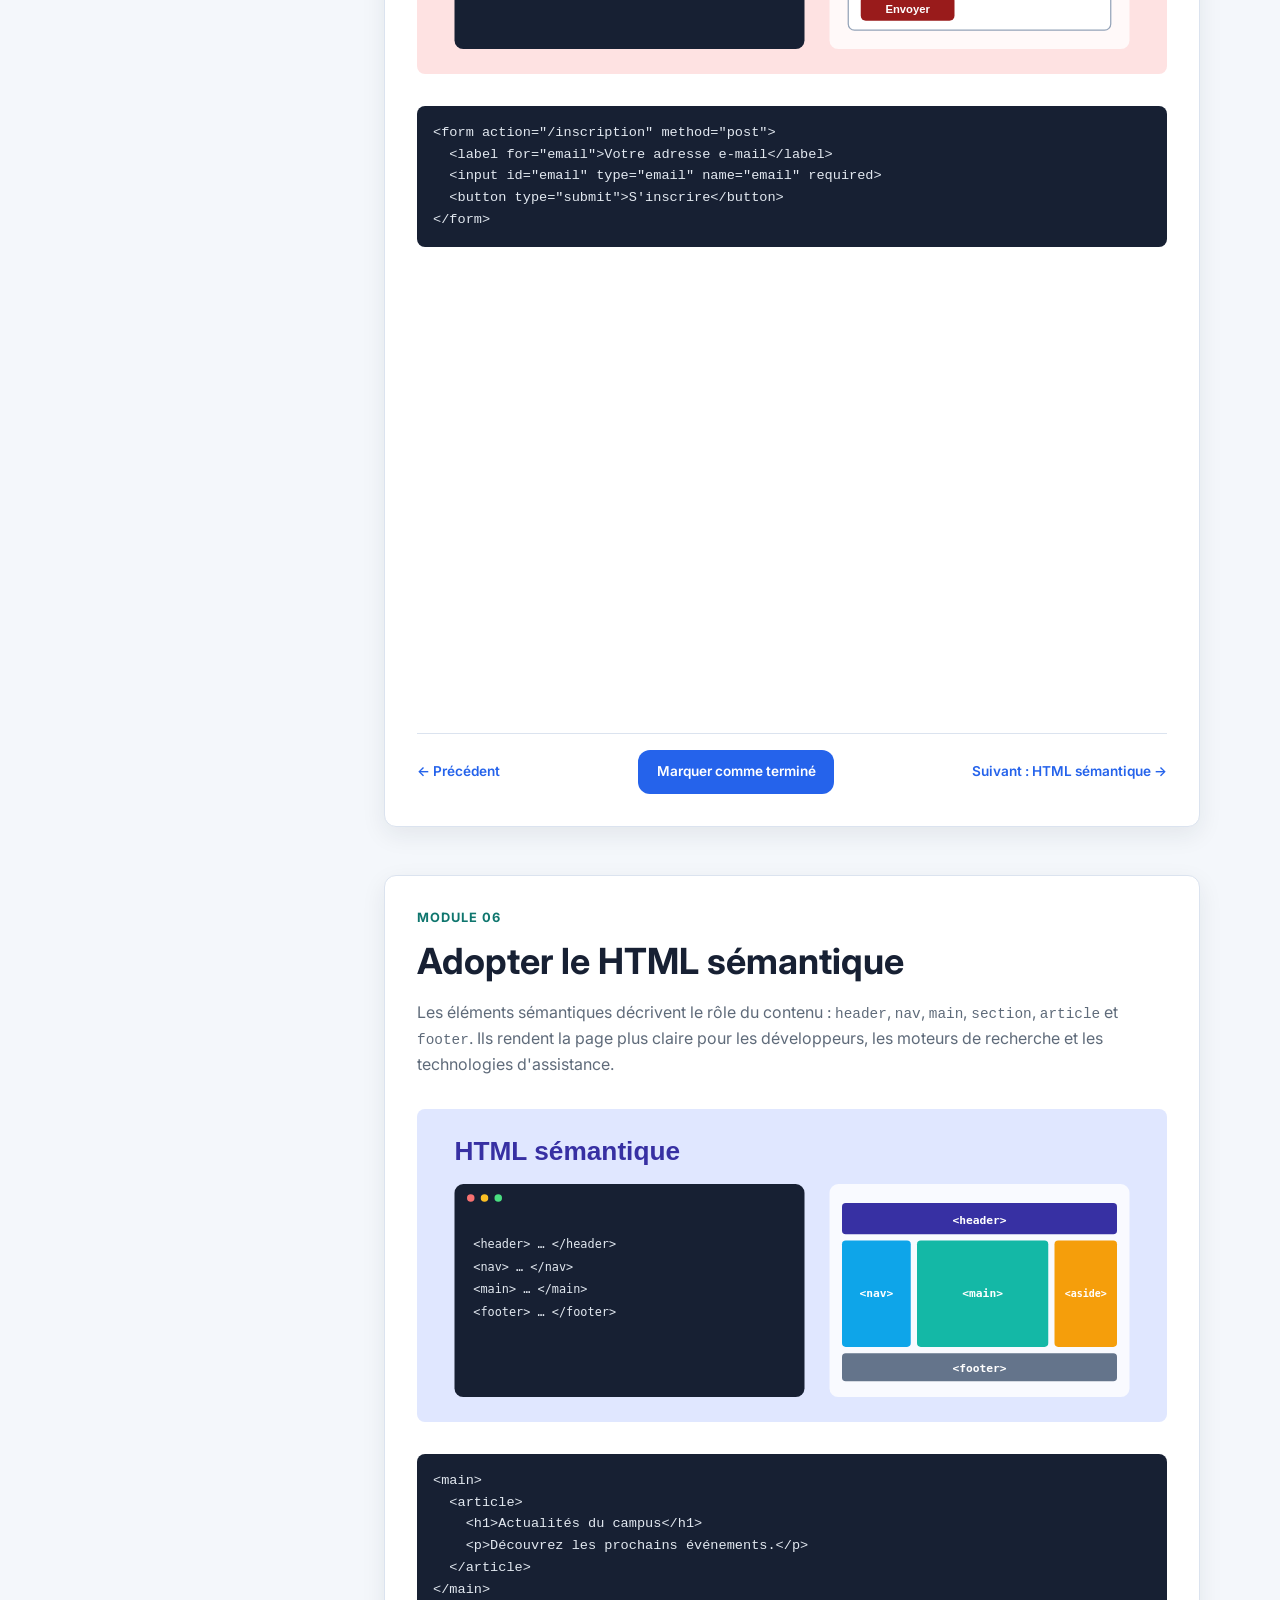
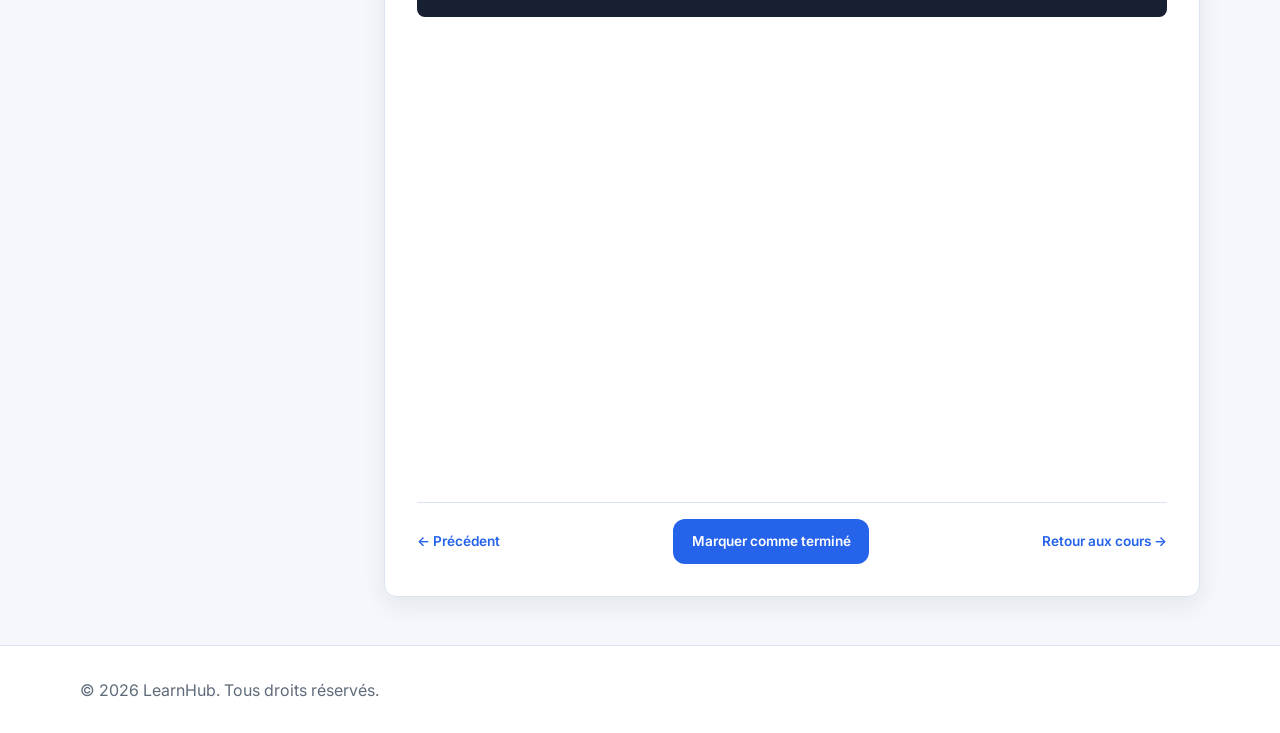
<file: courses/html.html>
<!doctype html>
<html lang="fr">
  <head>
    <meta charset="utf-8">
    <meta name="viewport" content="width=device-width, initial-scale=1">
    <meta name="description" content="Cours HTML5 sur LearnHub.">
    <title>LearnHub - Cours HTML5</title>
    <link rel="preconnect" href="https://fonts.googleapis.com">
    <link rel="preconnect" href="https://fonts.gstatic.com" crossorigin>
    <link
      href="https://fonts.googleapis.com/css2?family=Inter:wght@400;500;600;700&display=swap"
      rel="stylesheet">
    <link rel="stylesheet" href="../css/style.css">
    <script src="../js/main.js" defer></script>
  </head>
  <body>
    <header class="site-header">
      <div class="container header-content">
        <a class="logo" href="../index.html">LearnHub</a>
        <button
          class="menu-toggle"
          type="button"
          aria-label="Ouvrir le menu"
          aria-expanded="false"
        >
          <span class="menu-icon" aria-hidden="true"
            ><span></span><span></span><span></span
          ></span>
        </button>
        <nav class="site-nav" aria-label="Navigation principale">
          <ul>
            <li><a href="../index.html">Accueil</a></li>
            <li><a href="../index.html#cours">Cours</a></li>
            <li><a href="../index.html#contact">Contact</a></li>
          </ul>
        </nav>
      </div>
    </header>

    <main class="course-page">
      <div class="container">
        <header class="course-header">
          <p class="eyebrow">Parcours débutant</p>
          <h1 id="page-title">Cours HTML5</h1>
          <p>
            Apprenez à créer des pages web structurées, accessibles et
            sémantiques.
          </p>
          <div class="progress-label">
            <span>Progression globale</span><strong>0%</strong>
          </div>
          <div
            class="progress progress-global"
            role="progressbar"
            aria-label="Progression globale du cours HTML5"
            aria-valuenow="0"
            aria-valuemin="0"
            aria-valuemax="100"
          >
            <span></span>
          </div>
        </header>

        <div class="course-layout">
          <aside class="module-sidebar" aria-label="Plan du cours">
            <details open>
              <summary>Modules du cours <span>6 modules</span></summary>
              <nav aria-label="Navigation des modules">
                <ol class="module-list">
                  <li>
                    <a href="#module-1"
                      ><span class="module-badge">01</span
                      ><span class="module-title">Structure d'une page</span></a
                    >
                  </li>
                  <li>
                    <a href="#module-2"
                      ><span class="module-badge">02</span
                      ><span class="module-title"
                        >Titres et paragraphes</span
                      ></a
                    >
                  </li>
                  <li>
                    <a href="#module-3"
                      ><span class="module-badge">03</span
                      ><span class="module-title">Liens et images</span></a
                    >
                  </li>
                  <li>
                    <a href="#module-4"
                      ><span class="module-badge">04</span
                      ><span class="module-title">Listes et tableaux</span></a
                    >
                  </li>
                  <li>
                    <a href="#module-5"
                      ><span class="module-badge">05</span
                      ><span class="module-title">Formulaires</span></a
                    >
                  </li>
                  <li>
                    <a href="#module-6"
                      ><span class="module-badge">06</span
                      ><span class="module-title">HTML sémantique</span></a
                    >
                  </li>
                </ol>
              </nav>
            </details>
          </aside>

          <section class="modules-content" aria-label="Contenu des modules">
            <article class="lesson card" id="module-1">
              <p class="lesson-number">Module 01</p>
              <h2>Structure d'une page HTML</h2>
              <p>
                Un document HTML commence par une déclaration de type, puis
                contient les éléments <code>html</code>, <code>head</code> et
                <code>body</code>. Cette structure permet au navigateur de
                comprendre le document et de présenter son contenu correctement.
              </p>
              <img
                src="../images/html-structure.svg"
                alt="Schéma illustrant la structure head et body d'un document HTML">
              <pre><code>&lt;!doctype html&gt;
&lt;html lang="fr"&gt;
  &lt;head&gt;
    &lt;meta charset="utf-8"&gt;
    &lt;title&gt;Ma première page&lt;/title&gt;
  &lt;/head&gt;
  &lt;body&gt;
    &lt;h1&gt;Bienvenue&lt;/h1&gt;
  &lt;/body&gt;
&lt;/html&gt;</code></pre>
              <iframe
                src="https://www.youtube.com/embed/qz0aGYrrlhU"
                title="Vidéo sur la structure d'un document HTML"
                loading="lazy"
                allowfullscreen
              ></iframe>
              <div class="lesson-actions">
                <button class="button" type="button">
                  Marquer comme terminé</button
                ><a class="next-link" href="#module-2"
                  >Suivant : Titres et paragraphes →</a
                >
              </div>
            </article>

            <article class="lesson card" id="module-2">
              <p class="lesson-number">Module 02</p>
              <h2>Titres et paragraphes</h2>
              <p>
                Les titres de <code>h1</code> à <code>h6</code> organisent la
                hiérarchie du contenu. Utilisez un seul titre principal par
                page, puis descendez progressivement dans les niveaux. Les
                balises <code>p</code> servent à découper le texte en
                paragraphes lisibles.
              </p>
              <img
                src="../images/html-titres-paragraphes.svg"
                alt="Exemple visuel de titres HTML organisés en plusieurs niveaux">
              <pre><code>&lt;h1&gt;Le jardinage urbain&lt;/h1&gt;
&lt;h2&gt;Choisir ses plantes&lt;/h2&gt;
&lt;p&gt;Les herbes aromatiques poussent facilement
sur un balcon bien exposé.&lt;/p&gt;
              </code></pre>
              <iframe
                src="https://www.youtube.com/embed/UB1O30fR-EE"
                title="Vidéo sur les titres et paragraphes HTML"
                loading="lazy"
                allowfullscreen
              ></iframe>
              <div class="lesson-actions">
                <a class="previous-link" href="#module-1">← Précédent</a
                ><button class="button" type="button">
                  Marquer comme terminé</button
                ><a class="next-link" href="#module-3"
                  >Suivant : Liens et images →</a
                >
              </div>
            </article>

            <article class="lesson card" id="module-3">
              <p class="lesson-number">Module 03</p>
              <h2>Liens et images</h2>
              <p>
                La balise <code>a</code> relie les pages entre elles grâce à son
                attribut <code>href</code>. La balise <code>img</code> affiche
                une image et doit toujours posséder un attribut
                <code>alt</code> descriptif afin de rester accessible aux
                personnes qui utilisent un lecteur d'écran.
              </p>
              <img
                src="../images/html-liens-images.svg"
                alt="Illustration d'une page contenant un lien et une image accessible">
              <pre><code>&lt;a href="contact.html"&gt;Nous contacter&lt;/a&gt;

&lt;img src="images/logo.png"
     alt="Logo de LearnHub"&gt;</code></pre>
              <iframe
                src="https://www.youtube.com/embed/kUMe1FH4CHE"
                title="Vidéo sur les liens et les images en HTML"
                loading="lazy"
                allowfullscreen
              ></iframe>
              <div class="lesson-actions">
                <a class="previous-link" href="#module-2">← Précédent</a
                ><button class="button" type="button">
                  Marquer comme terminé</button
                ><a class="next-link" href="#module-4"
                  >Suivant : Listes et tableaux →</a
                >
              </div>
            </article>

            <article class="lesson card" id="module-4">
              <p class="lesson-number">Module 04</p>
              <h2>Listes et tableaux</h2>
              <p>
                Les listes non ordonnées présentent des éléments sans
                classement, tandis que les listes ordonnées indiquent une
                séquence. Les tableaux sont réservés aux données tabulaires et
                doivent utiliser des en-têtes pour faciliter leur compréhension.
              </p>
              <img
                src="../images/html-listes-tableaux.svg"
                alt="Exemple de liste et de tableau HTML organisés">
              <pre><code>&lt;ul&gt;
  &lt;li&gt;HTML&lt;/li&gt;
  &lt;li&gt;CSS&lt;/li&gt;
&lt;/ul&gt;

&lt;table&gt;
  &lt;tr&gt;&lt;th&gt;Cours&lt;/th&gt;&lt;th&gt;Niveau&lt;/th&gt;&lt;/tr&gt;
  &lt;tr&gt;&lt;td&gt;HTML&lt;/td&gt;&lt;td&gt;Débutant&lt;/td&gt;&lt;/tr&gt;
&lt;/table&gt;</code></pre>
              <iframe
                src="https://www.youtube.com/embed/PlxWf493en4"
                title="Vidéo sur les listes et tableaux HTML"
                loading="lazy"
                allowfullscreen
              ></iframe>
              <div class="lesson-actions">
                <a class="previous-link" href="#module-3">← Précédent</a
                ><button class="button" type="button">
                  Marquer comme terminé</button
                ><a class="next-link" href="#module-5"
                  >Suivant : Formulaires →</a
                >
              </div>
            </article>

            <article class="lesson card" id="module-5">
              <p class="lesson-number">Module 05</p>
              <h2>Créer des formulaires</h2>
              <p>
                Les formulaires recueillent les informations saisies par les
                visiteurs. Chaque champ doit être associé à une étiquette
                <code>label</code>, et son type doit refléter la donnée attendue
                pour améliorer l'accessibilité et l'expérience sur mobile.
              </p>
              <img
                src="../images/html-formulaires.svg"
                alt="Maquette d'un formulaire HTML avec des champs étiquetés">
              <pre><code>&lt;form action="/inscription" method="post"&gt;
  &lt;label for="email"&gt;Votre adresse e-mail&lt;/label&gt;
  &lt;input id="email" type="email" name="email" required&gt;
  &lt;button type="submit"&gt;S'inscrire&lt;/button&gt;
&lt;/form&gt;</code></pre>
              <iframe
                src="https://www.youtube.com/embed/fNcJuPIZ2WE"
                title="Vidéo sur la création de formulaires HTML"
                loading="lazy"
                allowfullscreen
              ></iframe>
              <div class="lesson-actions">
                <a class="previous-link" href="#module-4">← Précédent</a
                ><button class="button" type="button">
                  Marquer comme terminé</button
                ><a class="next-link" href="#module-6"
                  >Suivant : HTML sémantique →</a
                >
              </div>
            </article>

            <article class="lesson card" id="module-6">
              <p class="lesson-number">Module 06</p>
              <h2>Adopter le HTML sémantique</h2>
              <p>
                Les éléments sémantiques décrivent le rôle du contenu :
                <code>header</code>, <code>nav</code>, <code>main</code>,
                <code>section</code>, <code>article</code> et
                <code>footer</code>. Ils rendent la page plus claire pour les
                développeurs, les moteurs de recherche et les technologies
                d'assistance.
              </p>
              <img
                src="../images/html-semantique.svg"
                alt="Schéma d'une page organisée avec des éléments HTML sémantiques">
              <pre><code>&lt;main&gt;
  &lt;article&gt;
    &lt;h1&gt;Actualités du campus&lt;/h1&gt;
    &lt;p&gt;Découvrez les prochains événements.&lt;/p&gt;
  &lt;/article&gt;
&lt;/main&gt;</code></pre>
              <iframe
                src="https://www.youtube.com/embed/OU6e6H0o4sY"
                title="Vidéo sur le HTML sémantique"
                loading="lazy"
                allowfullscreen
              ></iframe>
              <div class="lesson-actions">
                <a class="previous-link" href="#module-5">← Précédent</a
                ><button class="button" type="button">
                  Marquer comme terminé</button
                ><a class="next-link" href="../index.html#cours"
                  >Retour aux cours →</a
                >
              </div>
            </article>
          </section>
        </div>
      </div>
    </main>

    <footer class="site-footer" id="contact">
      <div class="container">
        <p>&copy; 2026 LearnHub. Tous droits réservés.</p>
      </div>
    </footer>
  </body>
</html>
</file>
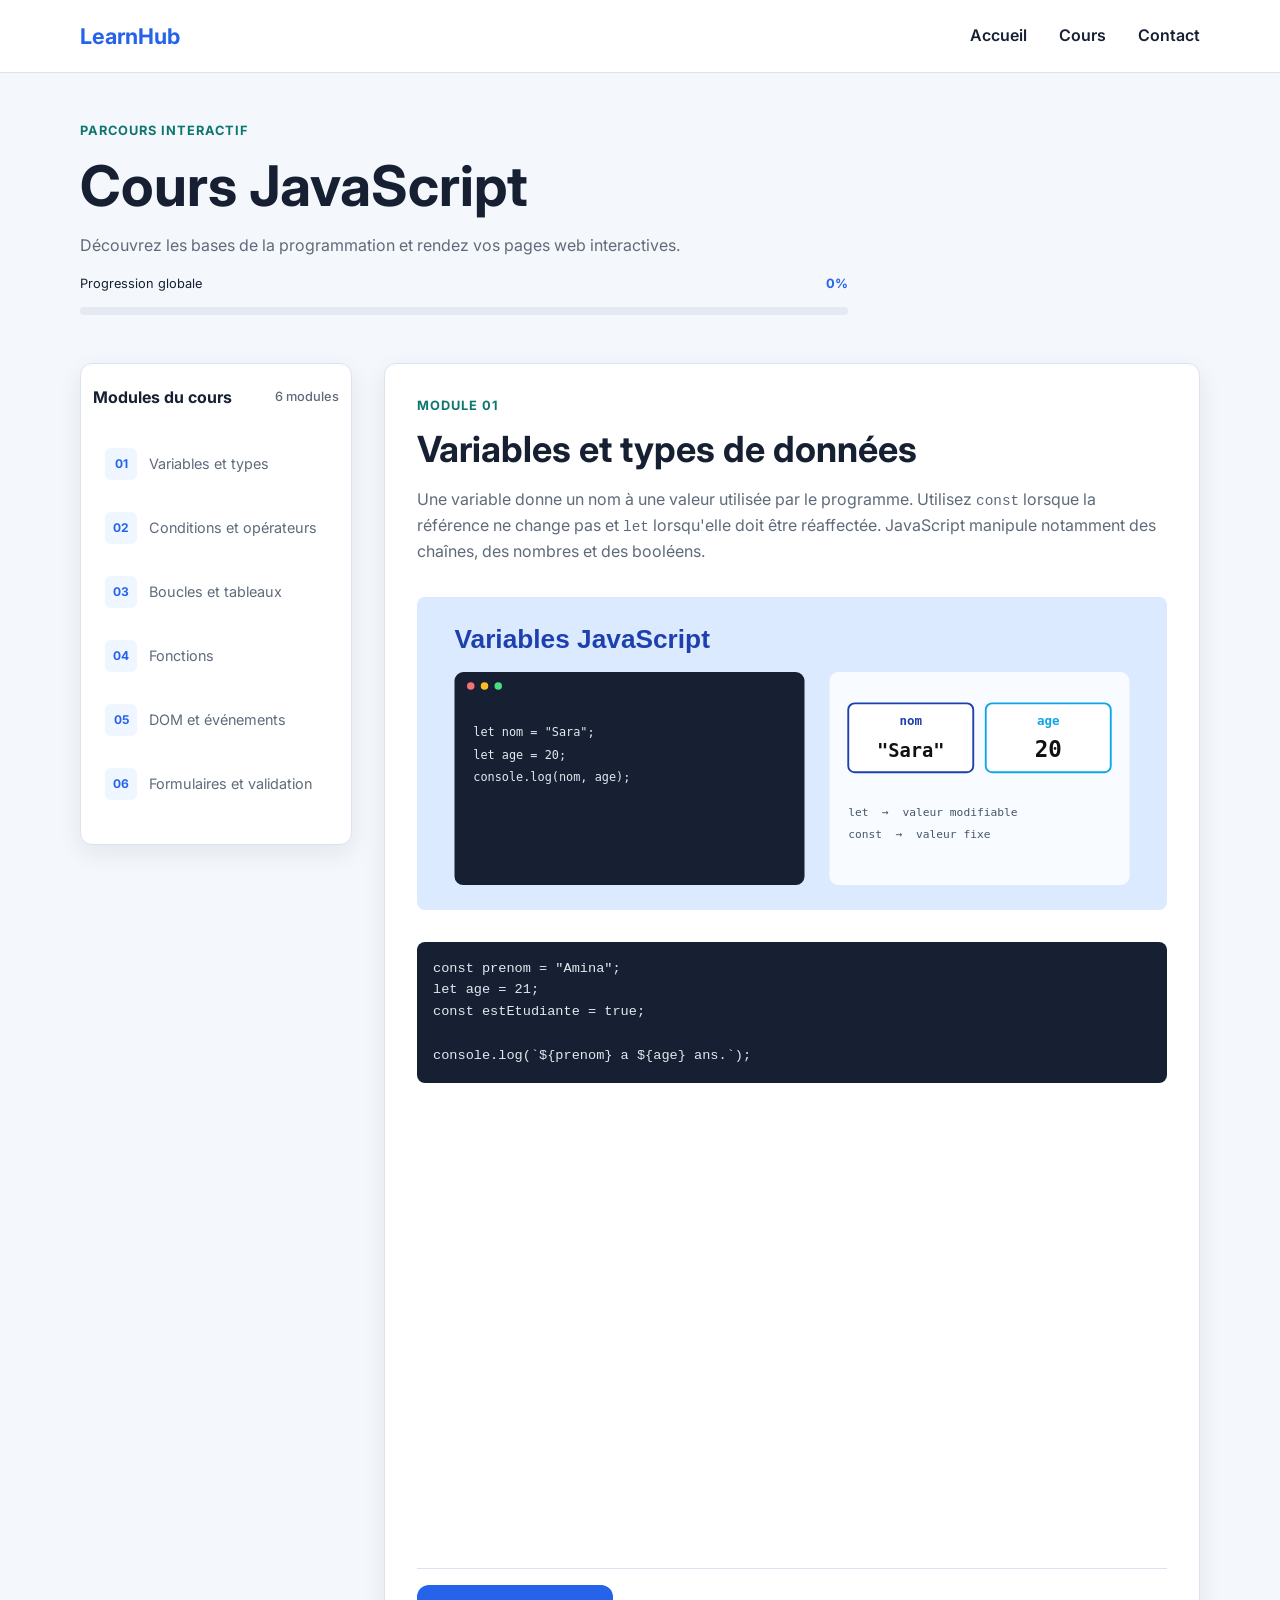
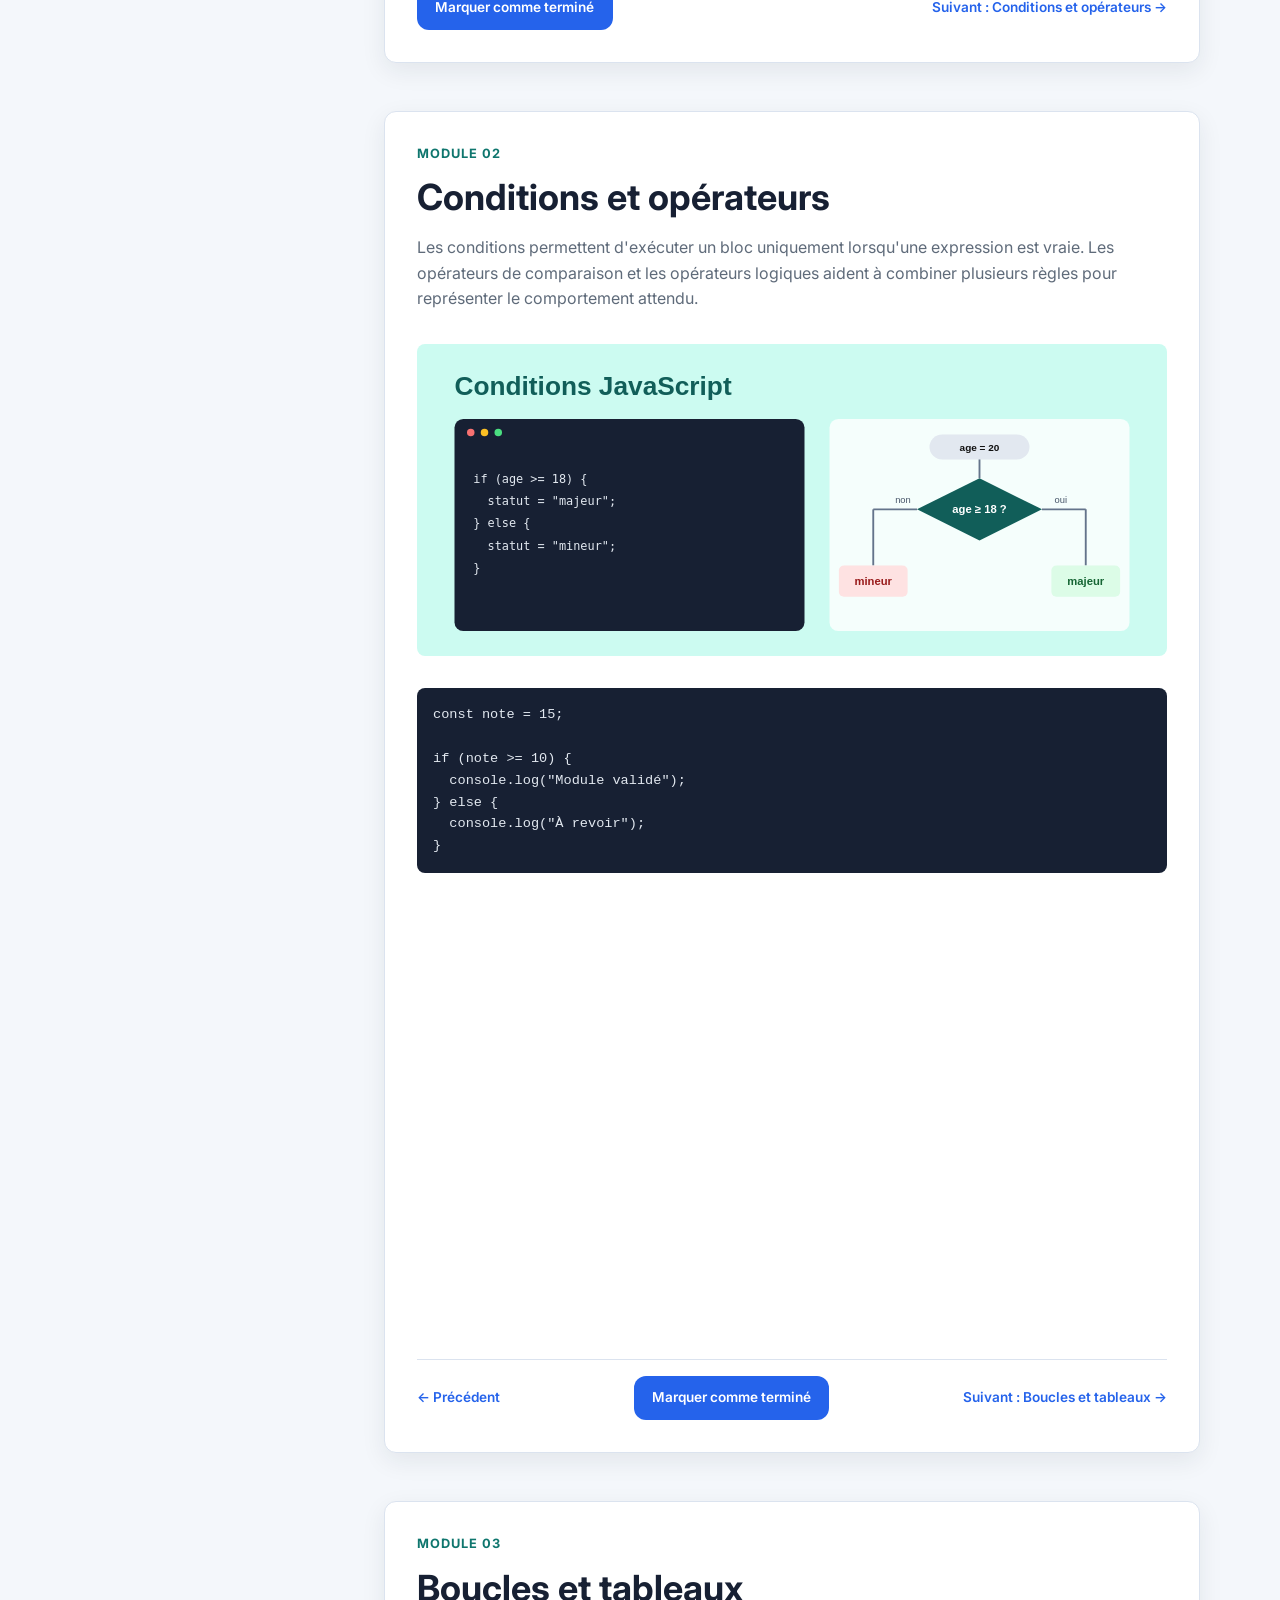
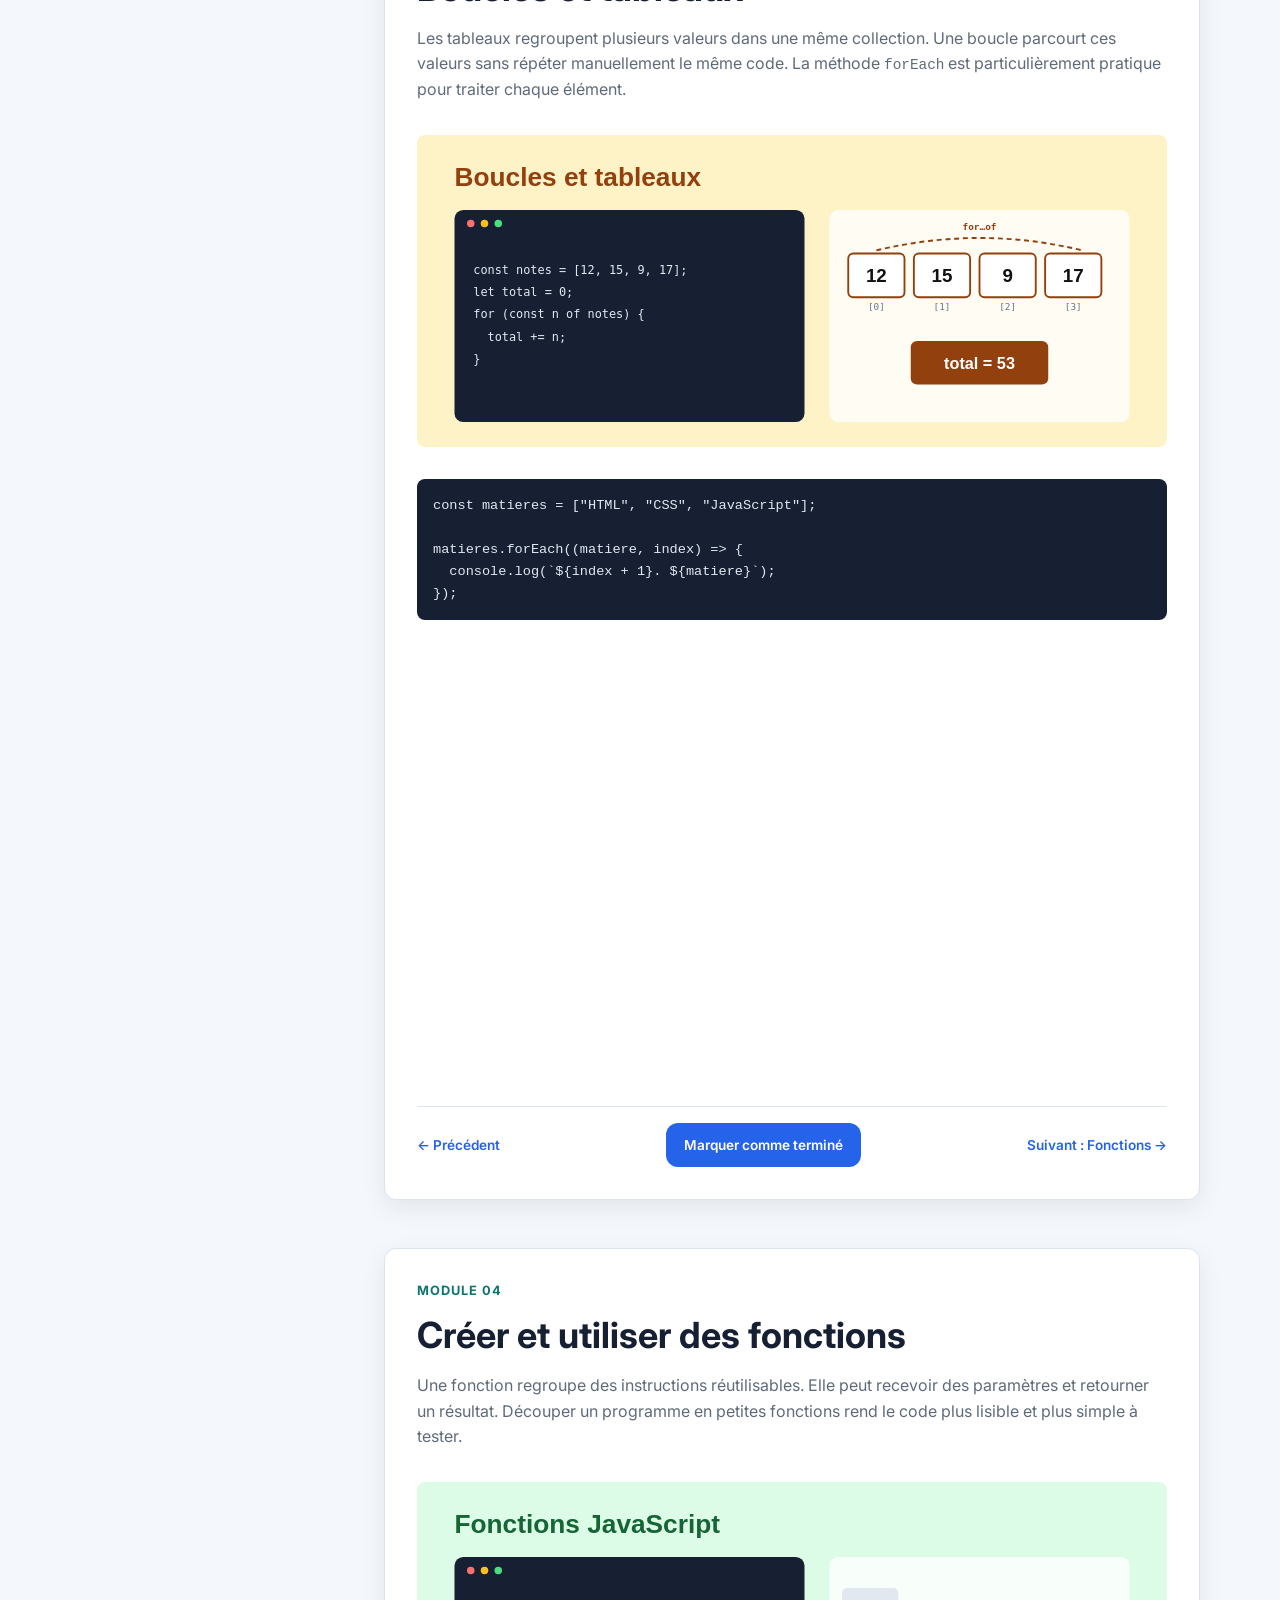
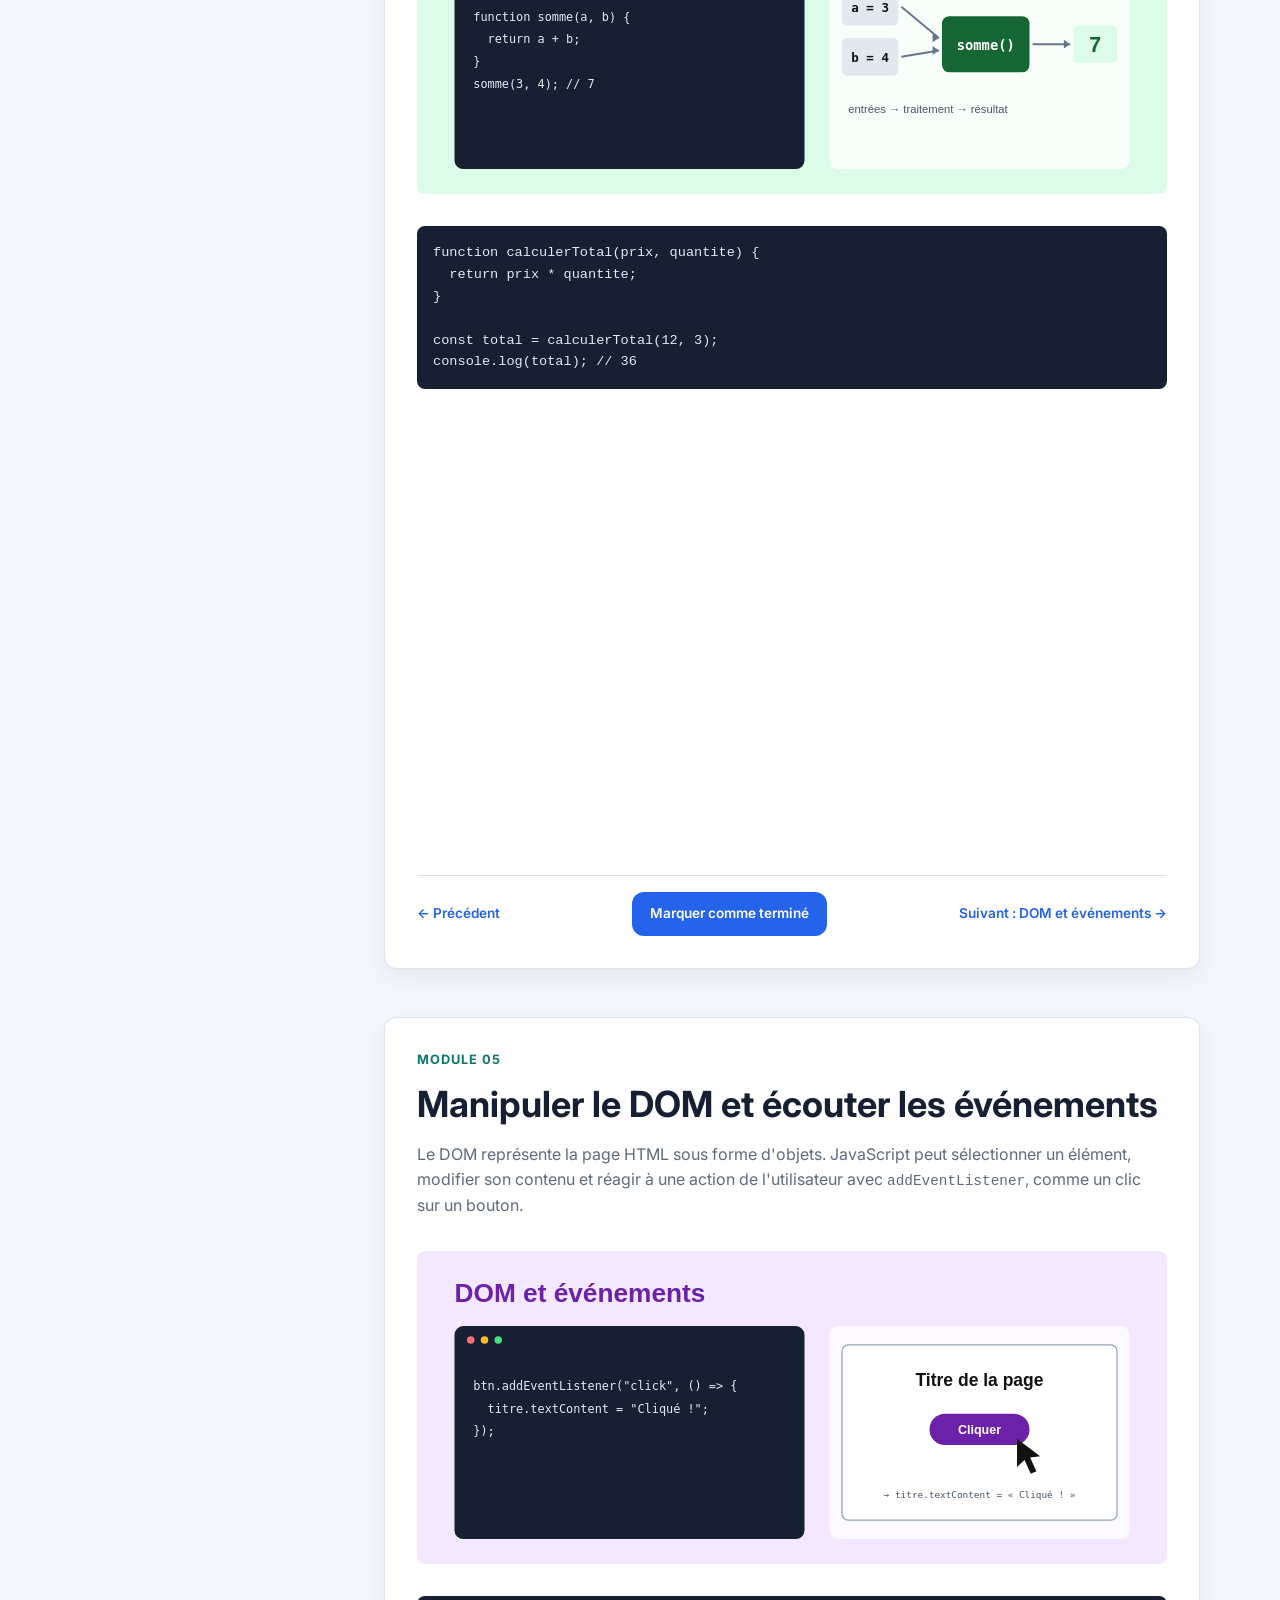
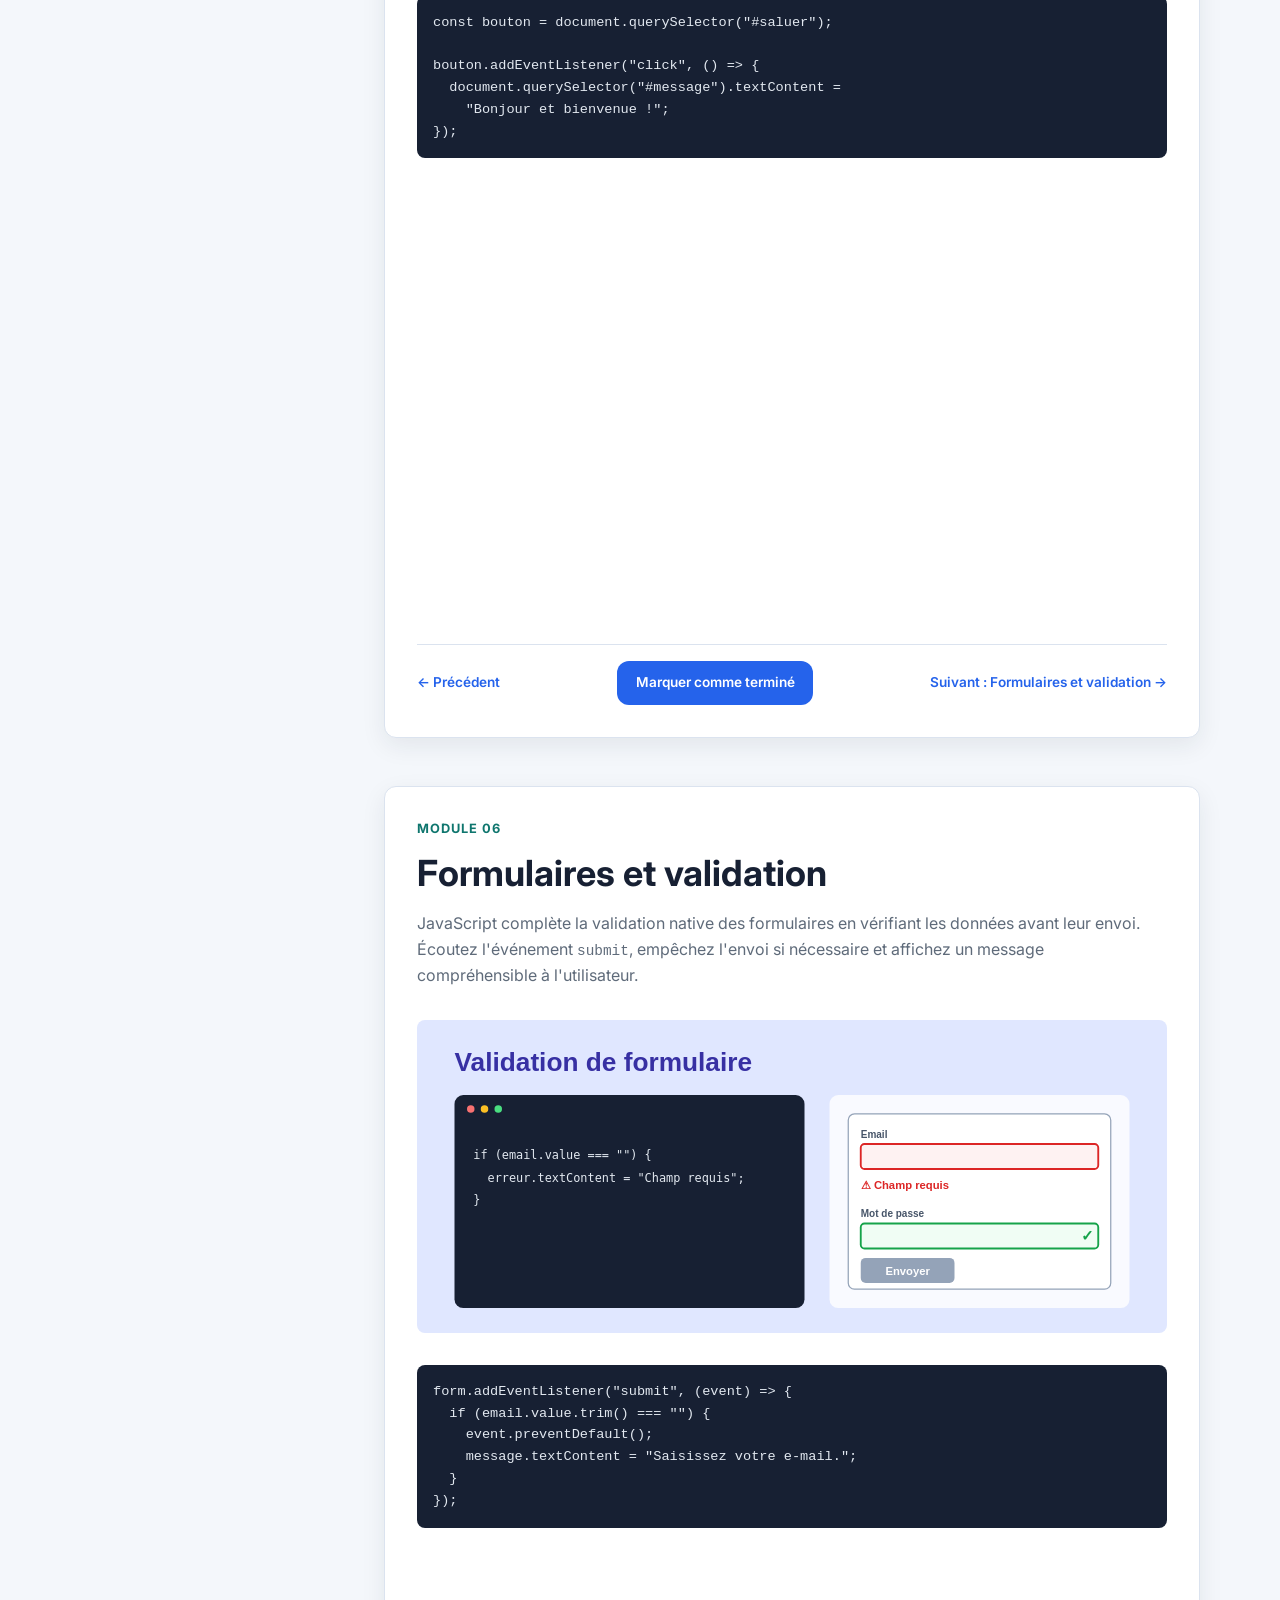
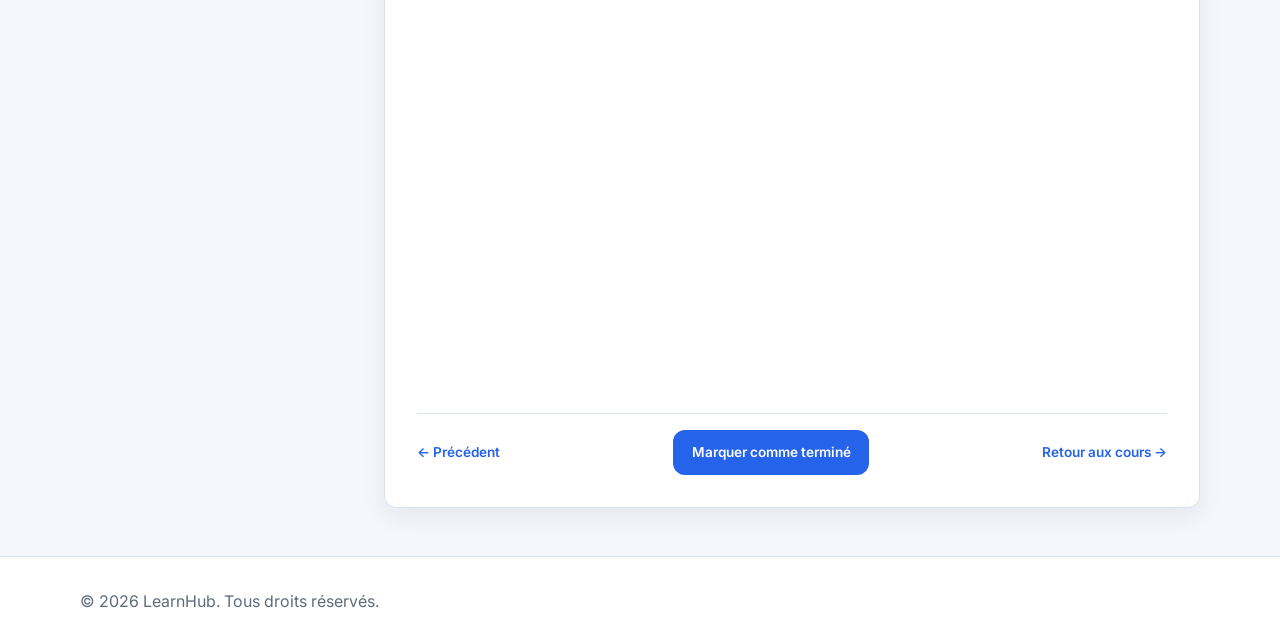
<file: courses/javascript.html>
<!doctype html>
<html lang="fr">
  <head>
    <meta charset="utf-8">
    <meta name="viewport" content="width=device-width, initial-scale=1">
    <meta name="description" content="Cours JavaScript sur LearnHub.">
    <title>LearnHub - Cours JavaScript</title>
    <link rel="preconnect" href="https://fonts.googleapis.com">
    <link rel="preconnect" href="https://fonts.gstatic.com" crossorigin>
    <link
      href="https://fonts.googleapis.com/css2?family=Inter:wght@400;500;600;700&display=swap"
      rel="stylesheet">
    <link rel="stylesheet" href="../css/style.css">
    <script src="../js/main.js" defer></script>
  </head>
  <body>
    <header class="site-header">
      <div class="container header-content">
        <a class="logo" href="../index.html">LearnHub</a>
        <button
          class="menu-toggle"
          type="button"
          aria-label="Ouvrir le menu"
          aria-expanded="false"
        >
          <span class="menu-icon" aria-hidden="true"
            ><span></span><span></span><span></span
          ></span>
        </button>
        <nav class="site-nav" aria-label="Navigation principale">
          <ul>
            <li><a href="../index.html">Accueil</a></li>
            <li><a href="../index.html#cours">Cours</a></li>
            <li><a href="../index.html#contact">Contact</a></li>
          </ul>
        </nav>
      </div>
    </header>

    <main class="course-page">
      <div class="container">
        <header class="course-header">
          <p class="eyebrow">Parcours interactif</p>
          <h1 id="page-title">Cours JavaScript</h1>
          <p>
            Découvrez les bases de la programmation et rendez vos pages web
            interactives.
          </p>
          <div class="progress-label">
            <span>Progression globale</span><strong>0%</strong>
          </div>
          <div
            class="progress progress-global"
            role="progressbar"
            aria-label="Progression globale du cours JavaScript"
            aria-valuenow="0"
            aria-valuemin="0"
            aria-valuemax="100"
          >
            <span></span>
          </div>
        </header>

        <div class="course-layout">
          <aside class="module-sidebar" aria-label="Plan du cours">
            <details open>
              <summary>Modules du cours <span>6 modules</span></summary>
              <nav aria-label="Navigation des modules">
                <ol class="module-list">
                  <li>
                    <a href="#module-1"
                      ><span class="module-badge">01</span
                      ><span class="module-title">Variables et types</span></a
                    >
                  </li>
                  <li>
                    <a href="#module-2"
                      ><span class="module-badge">02</span
                      ><span class="module-title"
                        >Conditions et opérateurs</span
                      ></a
                    >
                  </li>
                  <li>
                    <a href="#module-3"
                      ><span class="module-badge">03</span
                      ><span class="module-title">Boucles et tableaux</span></a
                    >
                  </li>
                  <li>
                    <a href="#module-4"
                      ><span class="module-badge">04</span
                      ><span class="module-title">Fonctions</span></a
                    >
                  </li>
                  <li>
                    <a href="#module-5"
                      ><span class="module-badge">05</span
                      ><span class="module-title">DOM et événements</span></a
                    >
                  </li>
                  <li>
                    <a href="#module-6"
                      ><span class="module-badge">06</span
                      ><span class="module-title"
                        >Formulaires et validation</span
                      ></a
                    >
                  </li>
                </ol>
              </nav>
            </details>
          </aside>

          <section class="modules-content" aria-label="Contenu des modules">
            <article class="lesson card" id="module-1">
              <p class="lesson-number">Module 01</p>
              <h2>Variables et types de données</h2>
              <p>
                Une variable donne un nom à une valeur utilisée par le
                programme. Utilisez <code>const</code> lorsque la référence ne
                change pas et <code>let</code> lorsqu'elle doit être réaffectée.
                JavaScript manipule notamment des chaînes, des nombres et des
                booléens.
              </p>
              <img
                src="../images/js-variables.svg"
                alt="Exemple de variables JavaScript contenant un nom et un âge">
              <pre><code>const prenom = "Amina";
let age = 21;
const estEtudiante = true;

console.log(`${prenom} a ${age} ans.`);</code></pre>
              <iframe
                src="https://www.youtube.com/embed/W6NZfCO5SIk"
                title="Vidéo sur les variables JavaScript"
                loading="lazy"
                allowfullscreen
              ></iframe>
              <div class="lesson-actions">
                <button class="button" type="button">
                  Marquer comme terminé</button
                ><a class="next-link" href="#module-2"
                  >Suivant : Conditions et opérateurs →</a
                >
              </div>
            </article>

            <article class="lesson card" id="module-2">
              <p class="lesson-number">Module 02</p>
              <h2>Conditions et opérateurs</h2>
              <p>
                Les conditions permettent d'exécuter un bloc uniquement
                lorsqu'une expression est vraie. Les opérateurs de comparaison
                et les opérateurs logiques aident à combiner plusieurs règles
                pour représenter le comportement attendu.
              </p>
              <img
                src="../images/js-conditions.svg"
                alt="Organigramme représentant une condition si sinon en JavaScript">
              <pre><code>const note = 15;

if (note >= 10) {
  console.log("Module validé");
} else {
  console.log("À revoir");
}</code></pre>
              <iframe
                src="https://www.youtube.com/embed/IsG4Xd6LlsM"
                title="Vidéo sur les conditions JavaScript"
                loading="lazy"
                allowfullscreen
              ></iframe>
              <div class="lesson-actions">
                <a class="previous-link" href="#module-1">← Précédent</a
                ><button class="button" type="button">
                  Marquer comme terminé</button
                ><a class="next-link" href="#module-3"
                  >Suivant : Boucles et tableaux →</a
                >
              </div>
            </article>

            <article class="lesson card" id="module-3">
              <p class="lesson-number">Module 03</p>
              <h2>Boucles et tableaux</h2>
              <p>
                Les tableaux regroupent plusieurs valeurs dans une même
                collection. Une boucle parcourt ces valeurs sans répéter
                manuellement le même code. La méthode <code>forEach</code> est
                particulièrement pratique pour traiter chaque élément.
              </p>
              <img
                src="../images/js-boucles-tableaux.svg"
                alt="Tableau de données parcouru par une boucle JavaScript">
              <pre><code>const matieres = ["HTML", "CSS", "JavaScript"];

matieres.forEach((matiere, index) =&gt; {
  console.log(`${index + 1}. ${matiere}`);
});</code></pre>
              <iframe
                src="https://www.youtube.com/embed/Kn06785iWLk"
                title="Vidéo sur les boucles et tableaux JavaScript"
                loading="lazy"
                allowfullscreen
              ></iframe>
              <div class="lesson-actions">
                <a class="previous-link" href="#module-2">← Précédent</a
                ><button class="button" type="button">
                  Marquer comme terminé</button
                ><a class="next-link" href="#module-4">Suivant : Fonctions →</a>
              </div>
            </article>

            <article class="lesson card" id="module-4">
              <p class="lesson-number">Module 04</p>
              <h2>Créer et utiliser des fonctions</h2>
              <p>
                Une fonction regroupe des instructions réutilisables. Elle peut
                recevoir des paramètres et retourner un résultat. Découper un
                programme en petites fonctions rend le code plus lisible et plus
                simple à tester.
              </p>
              <img
                src="../images/js-fonctions.svg"
                alt="Fonction JavaScript qui calcule un total à partir de deux valeurs">
              <pre><code>function calculerTotal(prix, quantite) {
  return prix * quantite;
}

const total = calculerTotal(12, 3);
console.log(total); // 36</code></pre>
              <iframe
                src="https://www.youtube.com/embed/N8ap4k_1QEQ"
                title="Vidéo sur les fonctions JavaScript"
                loading="lazy"
                allowfullscreen
              ></iframe>
              <div class="lesson-actions">
                <a class="previous-link" href="#module-3">← Précédent</a
                ><button class="button" type="button">
                  Marquer comme terminé</button
                ><a class="next-link" href="#module-5"
                  >Suivant : DOM et événements →</a
                >
              </div>
            </article>

            <article class="lesson card" id="module-5">
              <p class="lesson-number">Module 05</p>
              <h2>Manipuler le DOM et écouter les événements</h2>
              <p>
                Le DOM représente la page HTML sous forme d'objets. JavaScript
                peut sélectionner un élément, modifier son contenu et réagir à
                une action de l'utilisateur avec <code>addEventListener</code>,
                comme un clic sur un bouton.
              </p>
              <img
                src="../images/js-dom-evenements.svg"
                alt="Bouton de page modifié par JavaScript après un clic">
              <pre><code>const bouton = document.querySelector("#saluer");

bouton.addEventListener("click", () =&gt; {
  document.querySelector("#message").textContent =
    "Bonjour et bienvenue !";
});</code></pre>
              <iframe
                src="https://www.youtube.com/embed/5fb2aPlgoys"
                title="Vidéo sur le DOM et les événements JavaScript"
                loading="lazy"
                allowfullscreen
              ></iframe>
              <div class="lesson-actions">
                <a class="previous-link" href="#module-4">← Précédent</a
                ><button class="button" type="button">
                  Marquer comme terminé</button
                ><a class="next-link" href="#module-6"
                  >Suivant : Formulaires et validation →</a
                >
              </div>
            </article>

            <article class="lesson card" id="module-6">
              <p class="lesson-number">Module 06</p>
              <h2>Formulaires et validation</h2>
              <p>
                JavaScript complète la validation native des formulaires en
                vérifiant les données avant leur envoi. Écoutez l'événement
                <code>submit</code>, empêchez l'envoi si nécessaire et affichez
                un message compréhensible à l'utilisateur.
              </p>
              <img
                src="../images/js-validation-formulaire.svg"
                alt="Formulaire affichant un message de validation JavaScript">
              <pre><code>form.addEventListener("submit", (event) =&gt; {
  if (email.value.trim() === "") {
    event.preventDefault();
    message.textContent = "Saisissez votre e-mail.";
  }
});</code></pre>
              <iframe
                src="https://www.youtube.com/embed/rsd4FNGTRBw"
                title="Vidéo sur la validation des formulaires JavaScript"
                loading="lazy"
                allowfullscreen
              ></iframe>
              <div class="lesson-actions">
                <a class="previous-link" href="#module-5">← Précédent</a
                ><button class="button" type="button">
                  Marquer comme terminé</button
                ><a class="next-link" href="../index.html#cours"
                  >Retour aux cours →</a
                >
              </div>
            </article>
          </section>
        </div>
      </div>
    </main>

    <footer class="site-footer" id="contact">
      <div class="container">
        <p>&copy; 2026 LearnHub. Tous droits réservés.</p>
      </div>
    </footer>
  </body>
</html>
</file>
<file: css/style.css>
@import url("https://fonts.googleapis.com/css2?family=Inter:wght@400;500;600;700&display=swap");

:root {
  --primary: #2563eb;
  --primary-dark: #1d4ed8;
  --secondary: #0f766e;
  --background: #f4f7fb;
  --text: #172033;
  --text-muted: #5f6b7a;
  --card-color: #ffffff;
  --border-color: #dbe3ef;
  --radius: 0.75rem;
  --shadow: 0 0.5rem 1.5rem rgb(23 32 51 / 8%);
  --shadow-hover: 0 0.9rem 2rem rgb(23 32 51 / 14%);
  --focus-ring: 3px solid rgb(37 99 235 / 35%);
  --transition-fast: 150ms ease;
  --transition-medium: 250ms ease;
  --font-body: "Inter", sans-serif;
  --space-xs: 0.5rem;
  --space-sm: 0.75rem;
  --space-md: 1rem;
  --space-lg: 2rem;
  --space-xl: 3rem;
}

/* Modern reset */
*,
*::before,
*::after {
  box-sizing: border-box;
}

html {
  scroll-behavior: smooth;
}

body,
h1,
h2,
h3,
p,
ul {
  margin: 0;
}

body {
  background: var(--background);
  color: var(--text);
  font-family: var(--font-body);
  line-height: 1.6;
  overflow-x: hidden;
}

button,
a {
  font: inherit;
}

button {
  border: 0;
}

img {
  display: block;
  height: auto;
  max-width: 100%;
  width: 100%;
}

ul {
  list-style: none;
  padding: 0;
}

a {
  color: var(--primary);
}

/* Typography */
h1,
h2,
h3 {
  line-height: 1.2;
}

h1 {
  font-size: clamp(2rem, 8vw, 3.5rem);
  margin-bottom: var(--space-md);
}

h2 {
  font-size: clamp(1.5rem, 5vw, 2.25rem);
}

p {
  color: var(--text-muted);
}

/* Shared layout */
.container {
  margin-inline: auto;
  width: min(100% - 2rem, 70rem);
}

main {
  min-height: 70vh;
  padding-block: var(--space-xl);
}

.site-header {
  background: var(--card-color);
  border-bottom: 1px solid var(--border-color);
  position: sticky;
  top: 0;
  z-index: 10;
}

.header-content {
  align-items: center;
  display: flex;
  justify-content: space-between;
  min-height: 4.5rem;
}

.logo {
  align-items: center;
  color: var(--primary);
  display: inline-flex;
  font-size: 1.35rem;
  font-weight: 700;
  min-height: 44px;
  text-decoration: none;
}

.menu-toggle {
  background: transparent;
  border: 1px solid var(--border-color);
  border-radius: 0.4rem;
  color: var(--text);
  cursor: pointer;
  display: grid;
  place-items: center;
  min-height: 44px;
  min-width: 44px;
  padding: var(--space-xs) 0.65rem;
}

.menu-icon {
  display: grid;
  gap: 0.25rem;
  width: 1.35rem;
}

.menu-icon span {
  background: currentColor;
  border-radius: 999px;
  display: block;
  height: 2px;
  transform-origin: center;
  transition:
    transform var(--transition-fast),
    opacity var(--transition-fast);
}

.menu-toggle[aria-expanded="true"] .menu-icon span:first-child {
  transform: translateY(0.375rem) rotate(45deg);
}

.menu-toggle[aria-expanded="true"] .menu-icon span:nth-child(2) {
  opacity: 0;
}

.menu-toggle[aria-expanded="true"] .menu-icon span:last-child {
  transform: translateY(-0.375rem) rotate(-45deg);
}

.menu-toggle:focus-visible,
.site-nav a:focus-visible,
.logo:focus-visible,
.button:focus-visible,
.module-sidebar summary:focus-visible,
.module-list a:focus-visible,
.course-link:focus-visible,
.previous-link:focus-visible,
.next-link:focus-visible {
  outline: var(--focus-ring);
  outline-offset: 3px;
}

.site-nav {
  background: var(--card-color);
  box-shadow: var(--shadow);
  left: 0;
  max-height: 0;
  opacity: 0;
  overflow: hidden;
  position: absolute;
  right: 0;
  top: 100%;
  transition:
    max-height var(--transition-medium),
    opacity var(--transition-fast),
    visibility var(--transition-fast);
  visibility: hidden;
}

.site-nav.is-open {
  max-height: 20rem;
  opacity: 1;
  visibility: visible;
}

.site-nav ul {
  display: flex;
  flex-direction: column;
  padding: 0 max(1rem, calc((100% - 70rem) / 2));
}

.site-nav a {
  align-items: center;
  border-bottom: 1px solid var(--border-color);
  color: var(--text);
  display: flex;
  font-weight: 600;
  min-height: 3.5rem;
  text-decoration: none;
}

.site-nav a:hover {
  color: var(--primary);
}

.site-footer {
  background: var(--card-color);
  border-top: 1px solid var(--border-color);
  padding-block: var(--space-lg);
}

/* Buttons and cards */
.button {
  background: var(--primary);
  border-radius: var(--radius);
  color: #ffffff;
  cursor: pointer;
  display: inline-block;
  font-weight: 600;
  min-height: 44px;
  padding: 0.7rem 1.15rem;
  text-decoration: none;
  transition:
    background-color var(--transition-fast),
    transform var(--transition-fast),
    box-shadow var(--transition-fast);
}

.button:hover {
  background: var(--primary-dark);
  color: #ffffff;
  transform: translateY(-1px);
}

.card {
  background: var(--card-color);
  border: 1px solid var(--border-color);
  border-radius: var(--radius);
  box-shadow: var(--shadow);
  padding: var(--space-lg);
  transition:
    box-shadow var(--transition-medium),
    transform var(--transition-medium);
}

.card:hover {
  box-shadow: var(--shadow-hover);
  transform: translateY(-0.25rem);
}

.hero {
  background: linear-gradient(135deg, #eff6ff, #ecfeff);
  padding-block: 4rem;
}

.hero-content {
  max-width: 52rem;
}

.eyebrow {
  color: var(--secondary);
  font-size: 0.8rem;
  font-weight: 700;
  letter-spacing: 0.08em;
  margin-bottom: var(--space-sm);
  text-transform: uppercase;
}

.hero-description {
  font-size: 1.1rem;
  margin-bottom: var(--space-lg);
  max-width: 42rem;
}

.courses-section,
.why-section {
  padding-block: var(--space-xl);
}

.section-heading {
  margin-bottom: var(--space-lg);
  max-width: 42rem;
}

.section-heading h2 {
  margin-bottom: var(--space-sm);
}

.course-grid,
.features-grid {
  display: grid;
  gap: var(--space-lg);
  grid-template-columns: minmax(0, 1fr);
}

.course-card {
  display: flex;
  flex-direction: column;
  min-width: 0;
  padding: 0;
  overflow: hidden;
}

.course-image {
  align-items: center;
  background: linear-gradient(135deg, var(--primary), var(--secondary));
  color: #ffffff;
  display: flex;
  font-size: 1.75rem;
  font-weight: 700;
  justify-content: center;
  min-height: 9rem;
  letter-spacing: 0.08em;
}

.course-card-content {
  display: flex;
  flex: 1;
  flex-direction: column;
  min-width: 0;
  padding: var(--space-lg);
}

.course-card h3 {
  font-size: 1.25rem;
  margin-bottom: var(--space-sm);
}

.course-details {
  border-bottom: 1px solid var(--border-color);
  border-top: 1px solid var(--border-color);
  display: flex;
  gap: var(--space-lg);
  margin: var(--space-lg) 0;
  padding-block: var(--space-sm);
}

.course-details div {
  display: grid;
  gap: 0.15rem;
}

.course-details dt {
  color: var(--text-muted);
  font-size: 0.75rem;
}

.course-details dd {
  font-size: 0.9rem;
  font-weight: 600;
  margin: 0;
}

.progress-label {
  display: flex;
  font-size: 0.8rem;
  justify-content: space-between;
  margin-bottom: var(--space-xs);
}

.progress-label strong {
  color: var(--primary);
}

.progress {
  background: #e5eaf2;
  border-radius: 999px;
  height: 0.5rem;
  margin-bottom: var(--space-lg);
  overflow: hidden;
}

.progress span {
  background: var(--primary);
  border-radius: inherit;
  display: block;
  height: 100%;
  transition: width var(--transition-medium);
  width: 0;
}

.course-link {
  color: var(--primary);
  display: inline-flex;
  font-weight: 600;
  min-height: 44px;
  margin-top: auto;
  text-decoration: none;
}

.course-link:hover {
  color: var(--primary-dark);
}

.feature {
  border-left: 3px solid var(--secondary);
  padding-left: var(--space-md);
}

.feature-icon {
  color: var(--secondary);
  display: block;
  font-size: 0.8rem;
  font-weight: 700;
  margin-bottom: var(--space-sm);
}

.feature h3 {
  font-size: 1.1rem;
  margin-bottom: var(--space-xs);
}

.cta-section {
  padding-bottom: var(--space-xl);
}

.cta-content {
  background: var(--primary);
  border-radius: var(--radius);
  box-shadow: var(--shadow);
  color: #ffffff;
  padding: var(--space-xl) var(--space-lg);
  text-align: center;
}

.cta-content h2 {
  margin-bottom: var(--space-sm);
}

.cta-content p {
  color: #dbeafe;
  margin-bottom: var(--space-lg);
}

.button-light {
  background: #ffffff;
  color: var(--primary-dark);
}

.button-light:hover {
  background: #eff6ff;
  color: var(--primary-dark);
}

/* Course lessons */
.course-page {
  padding-block: var(--space-xl);
}

.course-header {
  margin-bottom: var(--space-xl);
  max-width: 48rem;
}

.course-header h1 {
  margin-bottom: var(--space-sm);
}

.progress-global {
  margin-bottom: 0;
  margin-top: var(--space-sm);
}

.course-layout {
  display: grid;
  gap: var(--space-lg);
  min-width: 0;
}

.module-sidebar {
  align-self: start;
  background: var(--card-color);
  border: 1px solid var(--border-color);
  border-radius: var(--radius);
  box-shadow: var(--shadow);
}

.module-sidebar details {
  padding: var(--space-md);
}

.module-sidebar summary {
  align-items: center;
  color: var(--text);
  cursor: pointer;
  display: flex;
  min-height: 44px;
  font-weight: 700;
  justify-content: space-between;
  list-style-position: inside;
}

.module-sidebar summary span {
  color: var(--text-muted);
  font-size: 0.8rem;
  font-weight: 500;
  margin-left: auto;
  padding-left: var(--space-sm);
}

.module-list {
  display: grid;
  gap: var(--space-xs);
  list-style: none;
  margin-top: var(--space-md);
  padding: 0;
}

.module-list li {
  min-width: 0;
}

.module-list li a {
  align-items: center;
  border-radius: 0.5rem;
  color: var(--text-muted);
  display: flex;
  font-size: 0.9rem;
  gap: var(--space-sm);
  min-height: 44px;
  padding: var(--space-sm);
  text-decoration: none;
  transition:
    background-color var(--transition-fast),
    color var(--transition-fast);
}

.module-list li a:hover {
  background: #eff6ff;
  color: var(--primary);
}

.module-list li a.is-active {
  background: #eff6ff;
  color: var(--primary);
  font-weight: 700;
}

.module-list li a.is-active {
  box-shadow: inset 3px 0 0 var(--primary);
}

.module-list li a.is-active .module-badge {
  background: var(--primary);
  color: #fff;
}

.module-list li a .module-badge {
  align-items: center;
  background: #eff6ff;
  border-radius: 0.35rem;
  color: var(--primary);
  display: grid;
  font-size: 0.75rem;
  font-weight: 700;
  flex-shrink: 0;
  height: 2rem;
  place-items: center;
  width: 2rem;
}

.module-list li a .module-title {
  min-width: 0;
  overflow-wrap: anywhere;
}

.module-list li a .module-check {
  color: var(--secondary);
  font-size: 0.9rem;
  flex-shrink: 0;
  margin-left: auto;
}

.lesson[hidden] {
  display: none;
}

.modules-content {
  display: grid;
  gap: var(--space-xl);
  min-width: 0;
}

.lesson {
  min-width: 0;
  scroll-margin-top: var(--space-lg);
}

.lesson.is-complete {
  border-color: rgb(15 118 110 / 40%);
}

.lesson.is-complete .lesson-number {
  color: var(--secondary);
}

.lesson-number {
  color: var(--secondary);
  font-size: 0.8rem;
  font-weight: 700;
  letter-spacing: 0.08em;
  margin-bottom: var(--space-sm);
  text-transform: uppercase;
}

.lesson h2 {
  margin-bottom: var(--space-md);
}

.lesson > img {
  border-radius: 0.5rem;
  margin-block: var(--space-lg);
  width: 100%;
}

.lesson pre {
  background: #172033;
  border-radius: 0.5rem;
  color: #e2e8f0;
  margin: 0 0 var(--space-lg);
  overflow-x: auto;
  padding: var(--space-md);
}

.lesson code {
  font-family: "Courier New", monospace;
  font-size: 0.9em;
}

.lesson pre code {
  font-size: 0.85rem;
}

.lesson iframe {
  aspect-ratio: 16 / 9;
  border: 0;
  border-radius: 0.5rem;
  display: block;
  height: auto;
  margin-bottom: var(--space-lg);
  width: 100%;
}

.lesson-actions {
  align-items: center;
  border-top: 1px solid var(--border-color);
  display: flex;
  flex-wrap: wrap;
  gap: var(--space-md);
  justify-content: space-between;
  padding-top: var(--space-md);
}

.lesson-actions .button {
  font-size: 0.85rem;
  order: -1;
}

.previous-link,
.next-link {
  align-items: center;
  color: var(--primary);
  display: inline-flex;
  font-size: 0.85rem;
  font-weight: 600;
  min-height: 44px;
  text-decoration: none;
  overflow-wrap: anywhere;
}

.previous-link:hover,
.next-link:hover {
  color: var(--primary-dark);
}

@media (min-width: 768px) {
  .container {
    width: min(100% - 4rem, 70rem);
  }

  .menu-toggle {
    display: none;
  }

  .site-nav {
    display: block;
    box-shadow: none;
    left: auto;
    max-height: none;
    opacity: 1;
    overflow: visible;
    position: static;
    right: auto;
    visibility: visible;
  }

  .site-nav ul {
    align-items: center;
    flex-direction: row;
    gap: var(--space-lg);
    padding: 0;
  }

  .site-nav a {
    border-bottom: 0;
    min-height: 44px;
  }

  .course-grid,
  .features-grid {
    grid-template-columns: repeat(2, 1fr);
  }
}

@media (min-width: 1024px) {
  .hero {
    padding-block: 6rem;
  }

  .course-grid {
    grid-template-columns: repeat(3, 1fr);
  }

  .features-grid {
    grid-template-columns: repeat(3, 1fr);
  }

  .course-layout {
    grid-template-columns: minmax(13rem, 17rem) minmax(0, 1fr);
    align-items: start;
  }

  .module-sidebar {
    position: sticky;
    top: var(--space-md);
  }

  .module-sidebar details {
    padding: var(--space-sm);
  }

  .module-sidebar details[open] {
    padding-bottom: var(--space-md);
  }

  .lesson-actions .button {
    order: 0;
  }
}

@media (prefers-reduced-motion: reduce) {
  html {
    scroll-behavior: auto;
  }

  *,
  *::before,
  *::after {
    scroll-behavior: auto !important;
    transition-duration: 0.01ms !important;
  }
}

.course-header .progress-label {
  margin-top: var(--space-md);
}
</file>
<file: css/lms.css>
/* lms.css : styles ajoutés pour la partie JavaScript (SPA, quiz, lecteur, admin) */
.visually-hidden{position:absolute;width:1px;height:1px;overflow:hidden;clip:rect(0 0 0 0);white-space:nowrap}
.skip-link{position:absolute;left:var(--space-md);top:-4rem;background:var(--primary);color:#fff;padding:var(--space-sm) var(--space-md);border-radius:.5rem;z-index:50;transition:top var(--transition-fast)}
.skip-link:focus{top:var(--space-sm)}
#app:focus{outline:none}
#app h1:focus,#app h2:focus{outline:none}
:where(a,button,input,select,textarea,summary):focus-visible{outline:var(--focus-ring);outline-offset:2px}
.site-nav a[aria-current="page"]{color:var(--primary);font-weight:700}

/* Reprise */
.resume{margin-top:calc(var(--space-lg) * -1);position:relative}
.resume-card{display:flex;flex-wrap:wrap;gap:var(--space-md);align-items:center;justify-content:space-between;background:var(--card-color);border:1px solid var(--border-color);border-left:4px solid var(--secondary);border-radius:var(--radius);box-shadow:var(--shadow);padding:var(--space-md) var(--space-lg)}
.resume-card .eyebrow{margin-bottom:.15rem}
.empty{padding:var(--space-lg) 0}

/* Progression & checklist */
.save-note{color:var(--text-muted);font-size:.8rem;margin-top:var(--space-xs)}
.module-list li{align-items:center;display:flex;gap:var(--space-xs)}
.module-list li a{flex:1}
.module-checkbox{accent-color:var(--secondary);flex-shrink:0;height:1.25rem;margin-left:var(--space-xs);width:1.25rem;cursor:pointer}
.module-list li.is-done .module-title{text-decoration:line-through;text-decoration-color:rgb(15 118 110/50%)}
.progress span{transition:width var(--transition-medium)}
.button-done{background:var(--secondary)}
.button-small{font-size:.85rem;min-height:40px;padding:.5rem 1rem}
.button-danger{background:#b91c1c}
.button-danger:hover{background:#991b1b}
.button-outline{background:transparent;border:2px solid var(--primary);color:var(--primary)}
.button-outline:hover{background:#eff6ff;color:var(--primary-dark)}

/* Lecteur vidéo avec marqueurs */
.player{margin-bottom:var(--space-lg)}
.player-frame{aspect-ratio:16/9;background:#0b1220;border-radius:.5rem;overflow:hidden}
.player-frame iframe,.player iframe{border:0;display:block;height:100%;width:100%}
.player > iframe{aspect-ratio:16/9;height:auto;border-radius:.5rem}
.player-bar{margin-top:var(--space-sm);padding-bottom:2.6rem;position:relative}
.player-track{background:var(--border-color);border-radius:99px;height:.5rem;overflow:hidden}
.player-fill{background:var(--primary);display:block;height:100%;width:0}
.player-markers{list-style:none;margin:0;padding:0}
.player-markers li{align-items:flex-start;display:flex;flex-direction:column;position:absolute;top:-.2rem;transform:translateX(-50%)}
.player-markers li:first-child{align-items:flex-start;transform:none}
.player-markers li:not(:first-child){align-items:center}
.player-marker{background:var(--card-color);border:2px solid var(--border-color);border-radius:99px;cursor:pointer;height:.9rem;padding:0;width:.9rem}
.player-marker:hover:not(:disabled){border-color:var(--primary)}
.player-marker:disabled{cursor:not-allowed;opacity:.6}
.player-marker.is-reached{background:var(--secondary);border-color:var(--secondary)}
.player-label{color:var(--text-muted);font-size:.72rem;margin-top:.25rem;white-space:nowrap}
.player-status,.player-note{color:var(--text-muted);font-size:.85rem;margin:0}

/* Quiz */
.quiz{background:#f8fafc;border:1px solid var(--border-color);border-radius:var(--radius);margin-bottom:var(--space-lg);padding:var(--space-md)}
.quiz-head{align-items:baseline;display:flex;flex-wrap:wrap;gap:var(--space-sm);justify-content:space-between;margin-bottom:var(--space-sm)}
.quiz-head h3{margin:0}
.quiz-best{color:var(--text-muted);font-size:.85rem;margin:0}
.quiz-list{display:grid;gap:var(--space-md);margin:0;padding-left:1.25rem}
.quiz-question fieldset{border:0;margin:0;min-width:0;padding:0}
.quiz-question legend{font-weight:600;margin-bottom:var(--space-xs);padding:0}
.quiz-options{display:grid;gap:var(--space-xs)}
.quiz-option{background:var(--card-color);border:2px solid var(--border-color);border-radius:.5rem;color:var(--text);cursor:pointer;min-height:44px;padding:.55rem .85rem;text-align:left;transition:border-color var(--transition-fast),background-color var(--transition-fast)}
.quiz-option:hover:not(:disabled){border-color:var(--primary);background:#eff6ff}
.quiz-option:disabled{cursor:default;color:var(--text)}
.quiz-option.is-correct{background:#ecfdf5;border-color:#059669}
.quiz-option.is-wrong{background:#fef2f2;border-color:#dc2626}
.quiz-feedback{font-size:.9rem;margin:var(--space-xs) 0 0;min-height:1.2em}
.quiz-feedback.is-correct{color:#047857}
.quiz-feedback.is-wrong{color:#b91c1c}
.quiz-result{align-items:center;border-radius:.5rem;display:flex;flex-wrap:wrap;gap:var(--space-sm) var(--space-md);margin-top:var(--space-md);padding:var(--space-sm) var(--space-md)}
.quiz-result.is-pass{background:#ecfdf5;color:#065f46}
.quiz-result.is-fail{background:#fffbeb;color:#92400e}
.quiz-result[hidden]{display:none}
.quiz-empty{margin:0;color:var(--text-muted)}

/* Administration */
.admin-page{padding-bottom:var(--space-xl)}
.admin-layout{display:grid;gap:var(--space-lg)}
.field{margin-bottom:var(--space-md)}
.field label{display:block;font-weight:600;margin-bottom:.3rem}
.field input,.field textarea,.field select{background:#fff;border:1px solid var(--border-color);border-radius:.5rem;color:var(--text);font:inherit;padding:.6rem .75rem;width:100%}
.field-hint{color:var(--text-muted);font-size:.8rem;margin:.3rem 0 0}
.field-error{color:#b91c1c;font-size:.85rem;margin:.3rem 0 0;min-height:0}
.admin-message{color:var(--secondary);font-weight:600;margin-top:var(--space-sm)}
.admin-list{display:grid;gap:var(--space-sm);margin:var(--space-md) 0}
.admin-list li{align-items:center;border:1px solid var(--border-color);border-radius:.5rem;display:flex;gap:var(--space-sm);justify-content:space-between;padding:var(--space-sm) var(--space-md)}
.admin-list span{color:var(--text-muted);display:block;font-size:.8rem}
@media (min-width:1024px){.admin-layout{grid-template-columns:1fr 1fr;align-items:start}}
@media (prefers-reduced-motion:reduce){.progress span,.skip-link{transition:none}}
</file>
